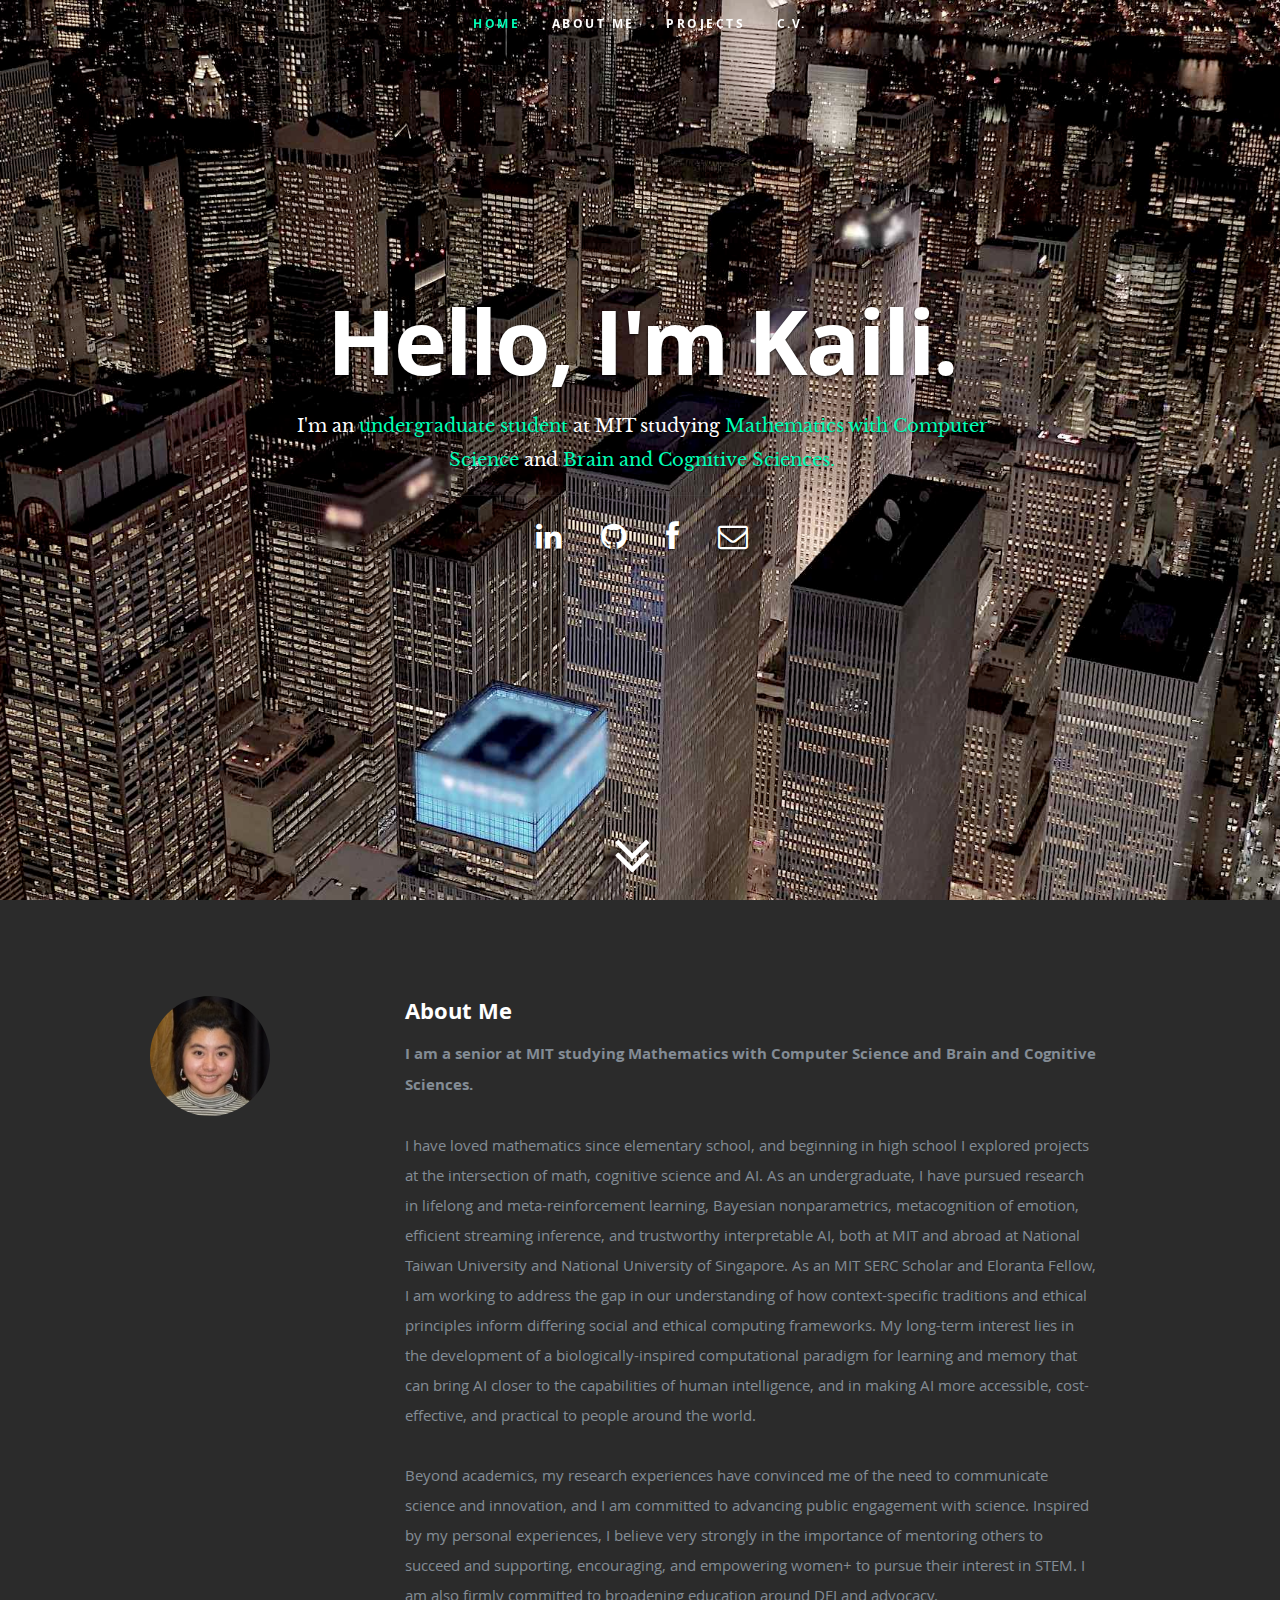
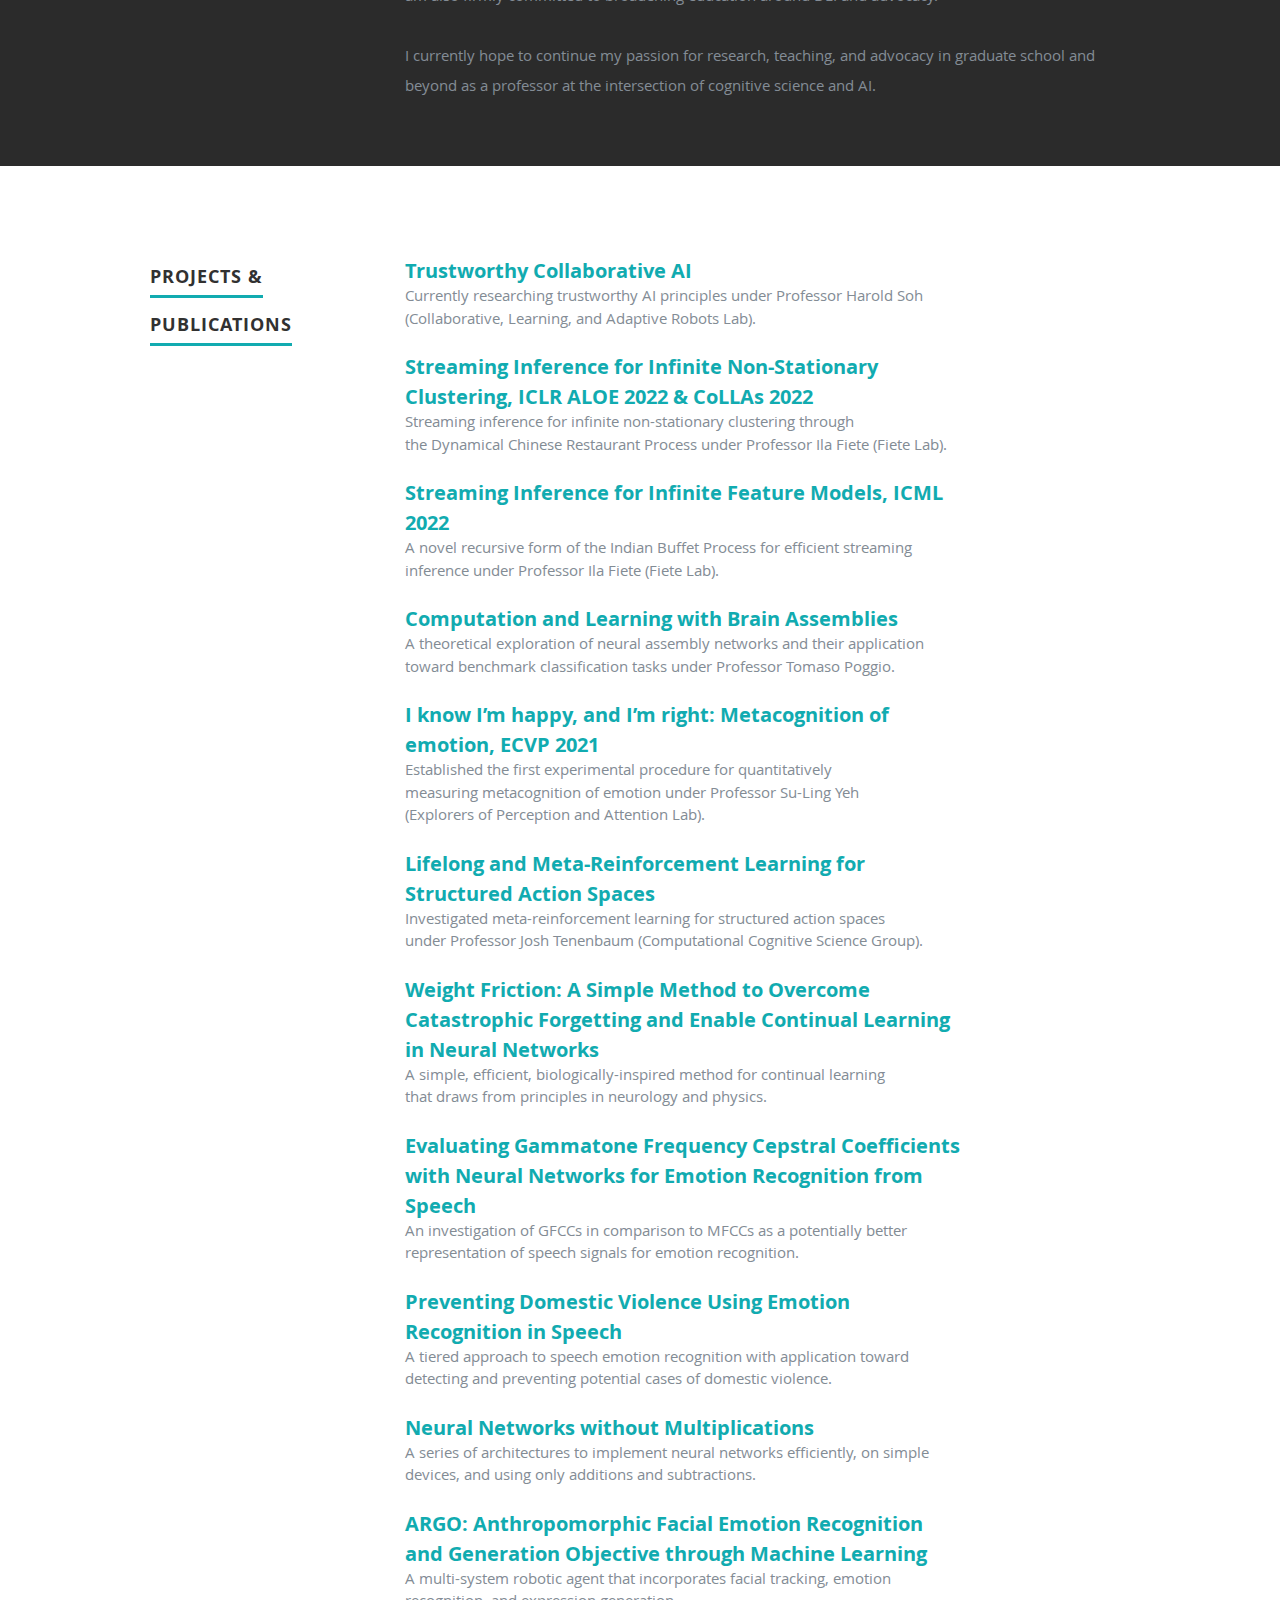
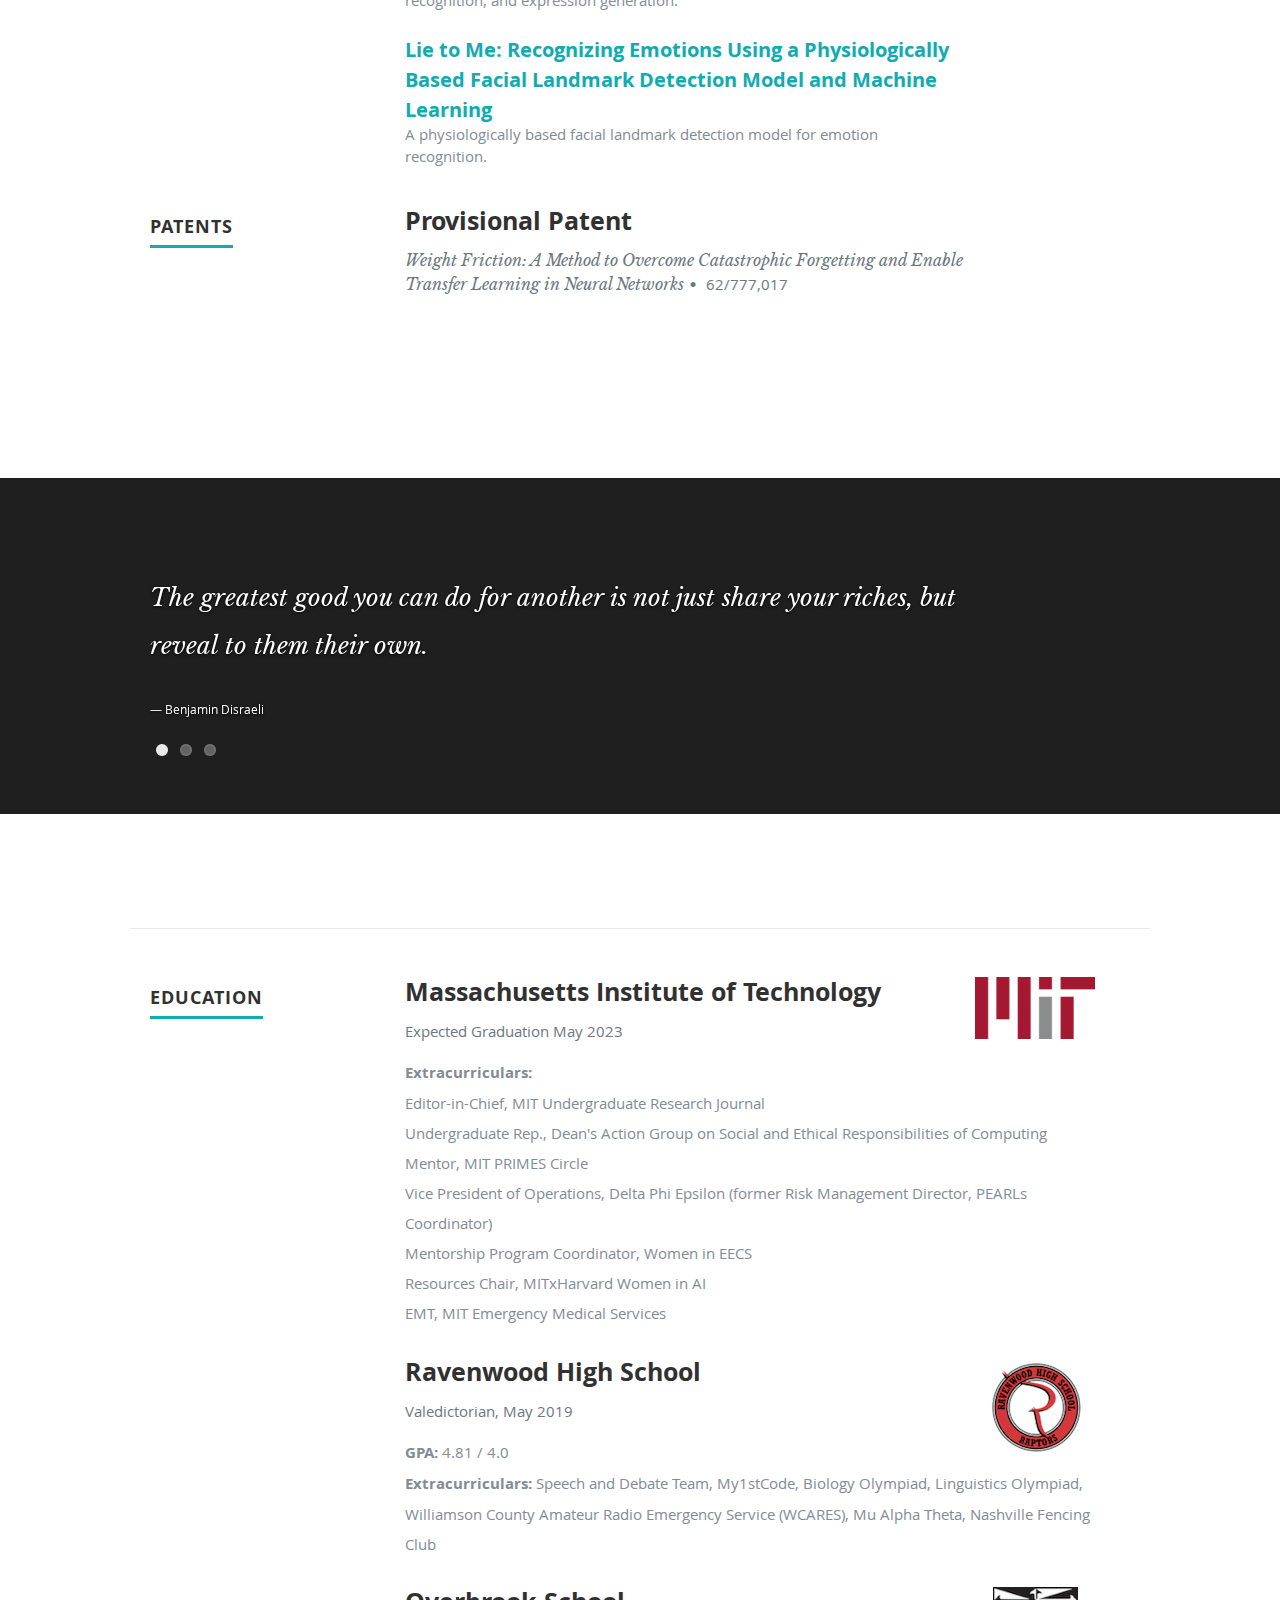
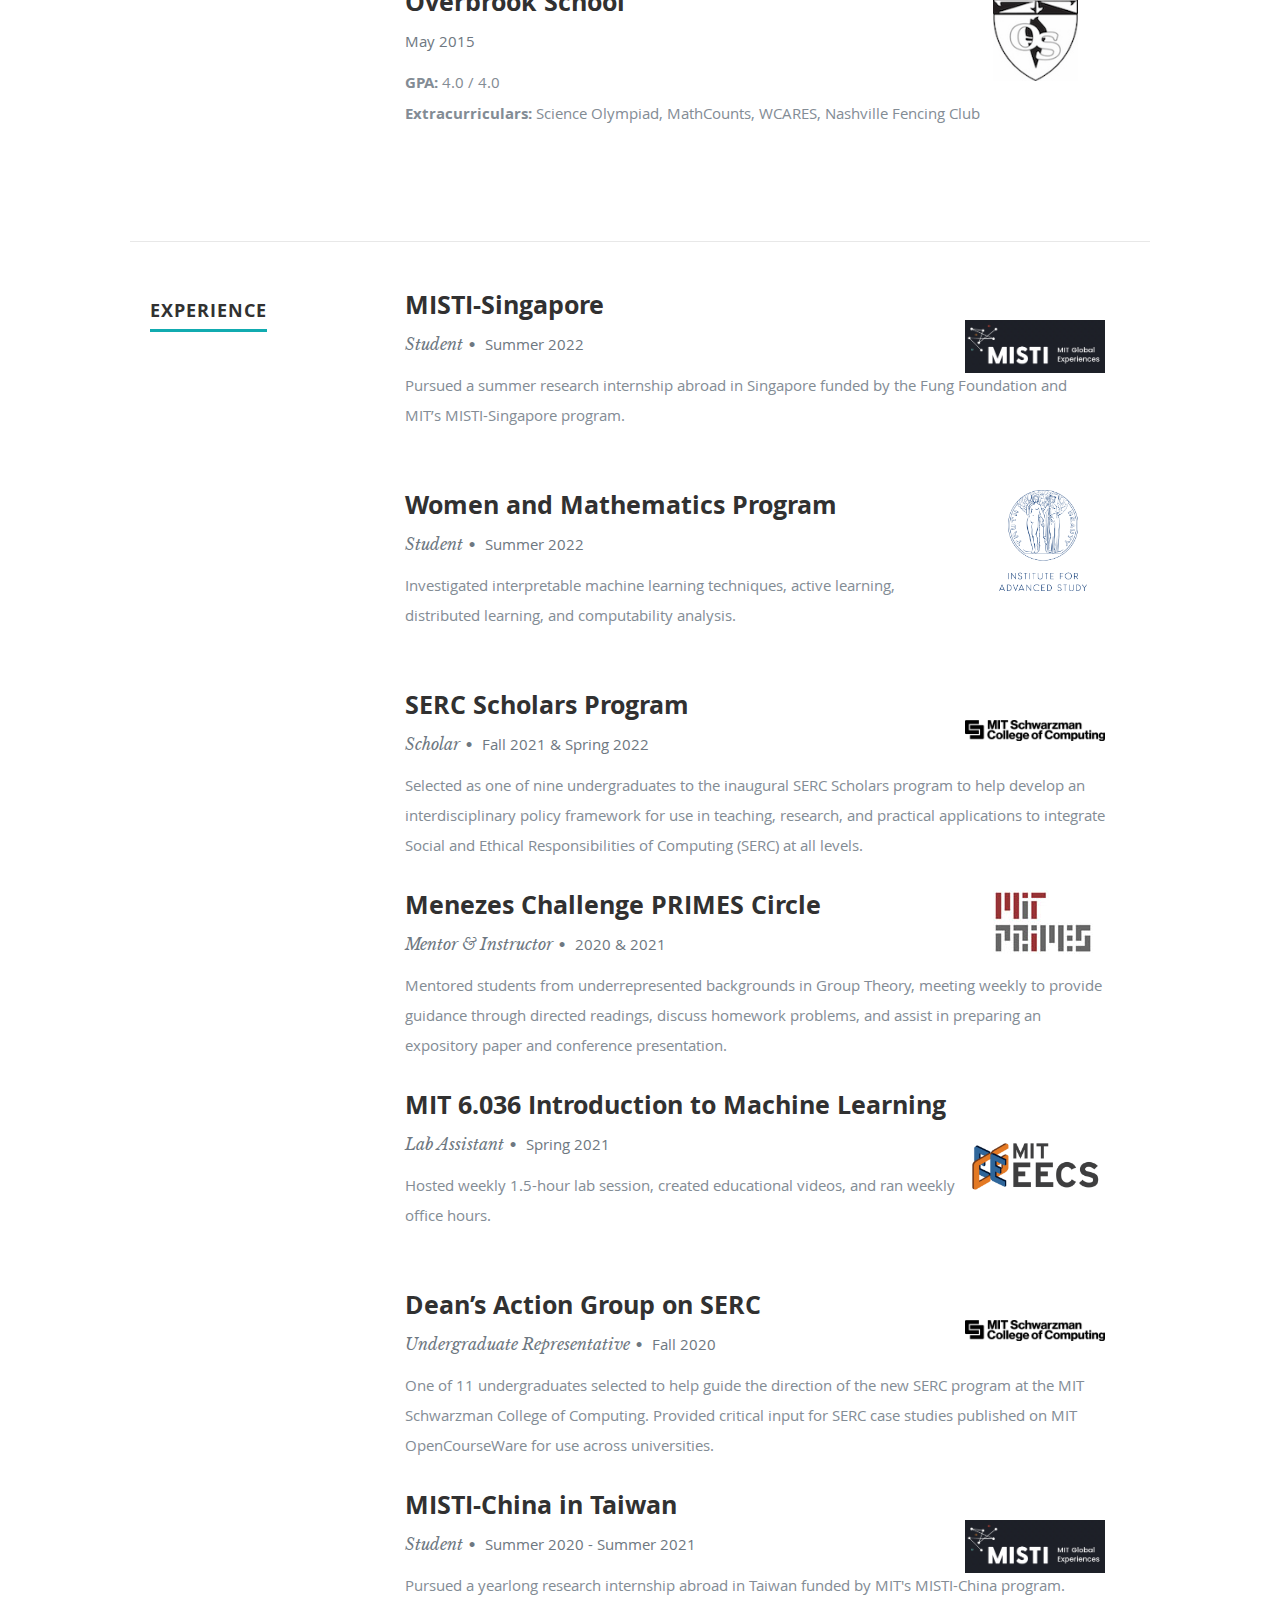
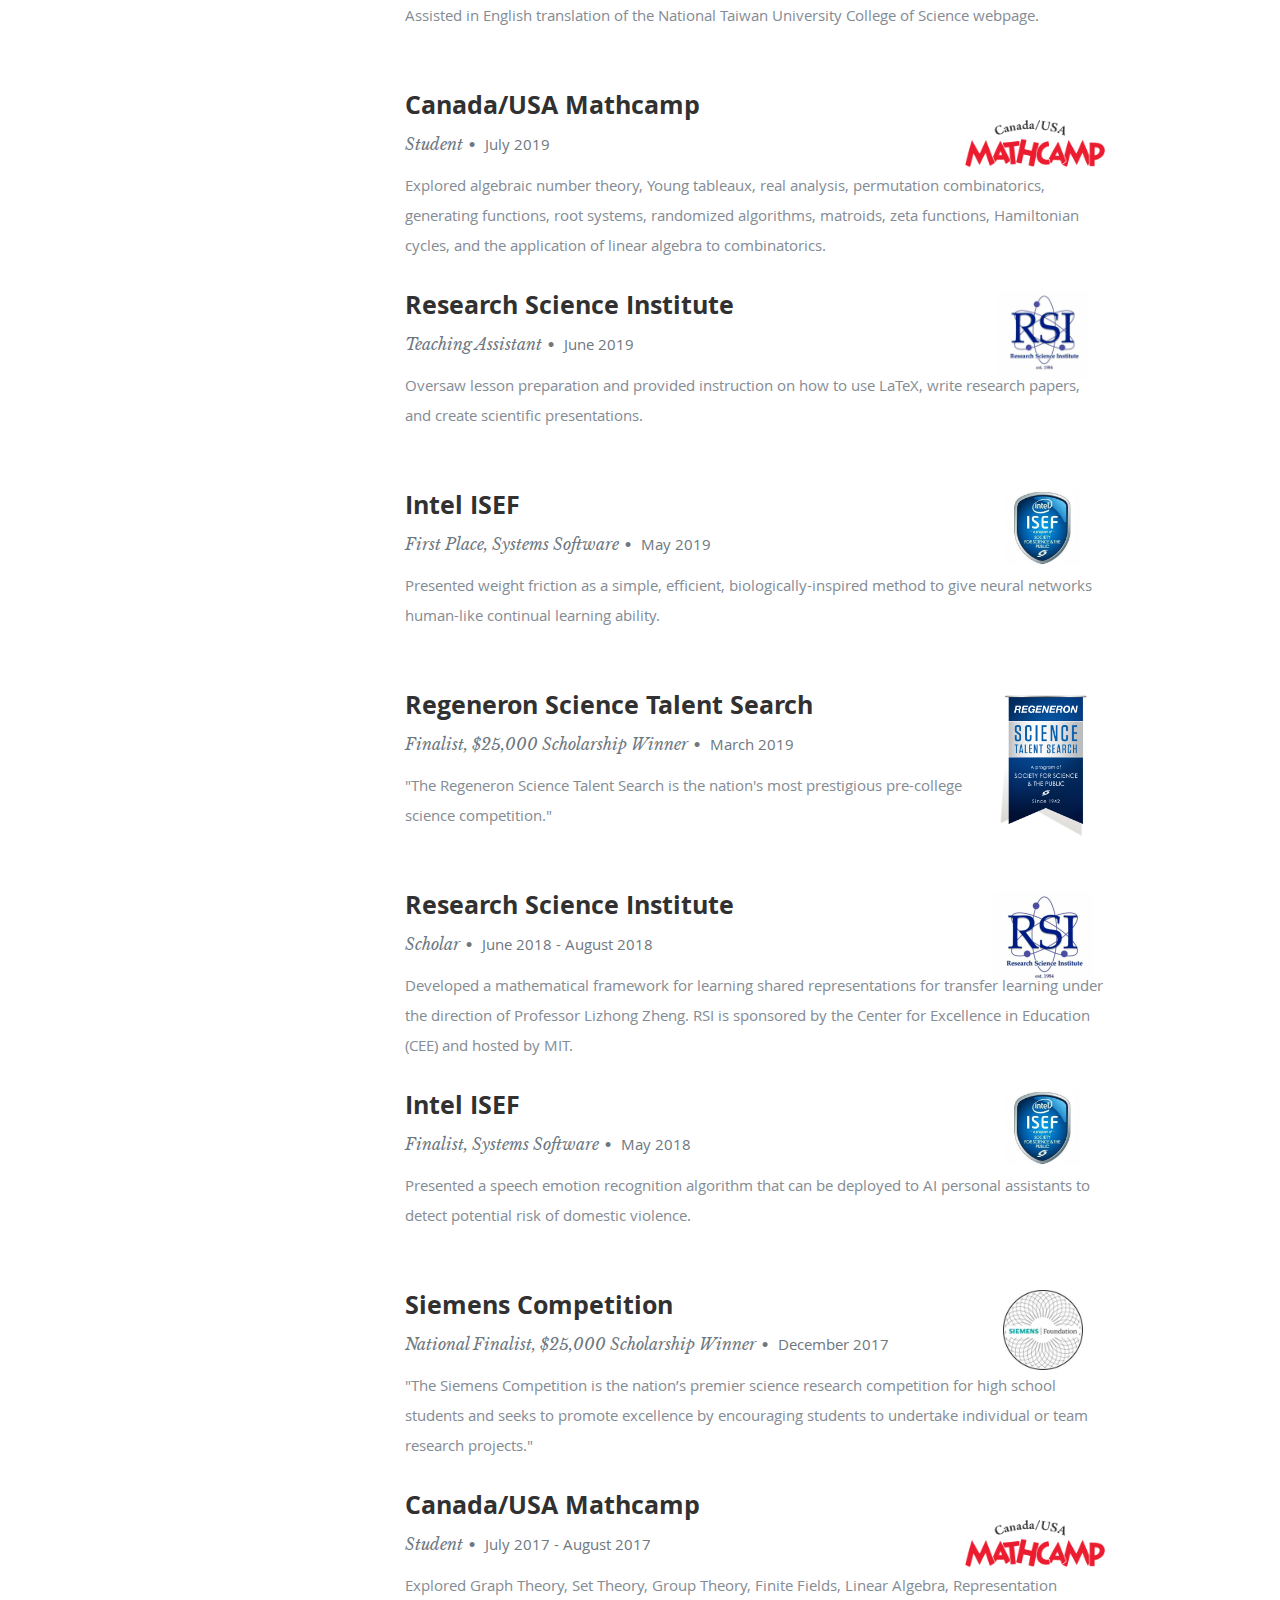
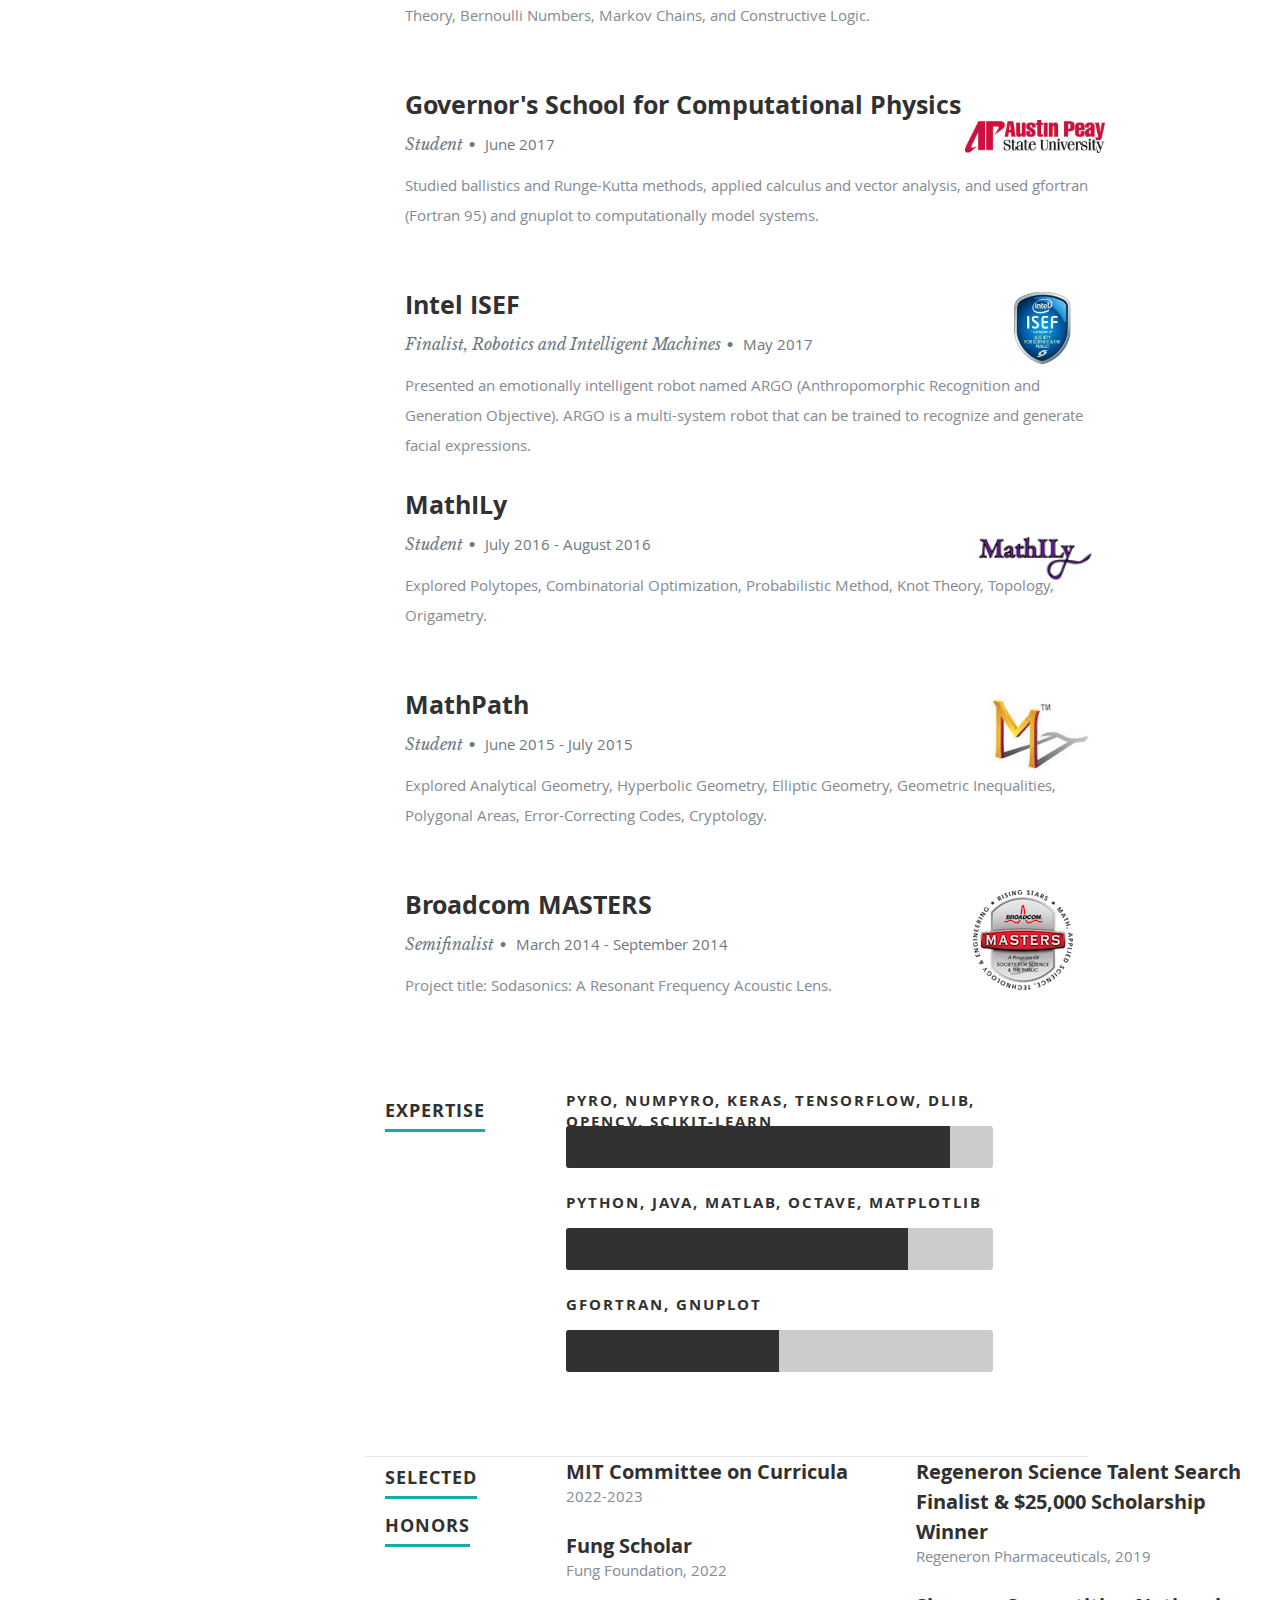
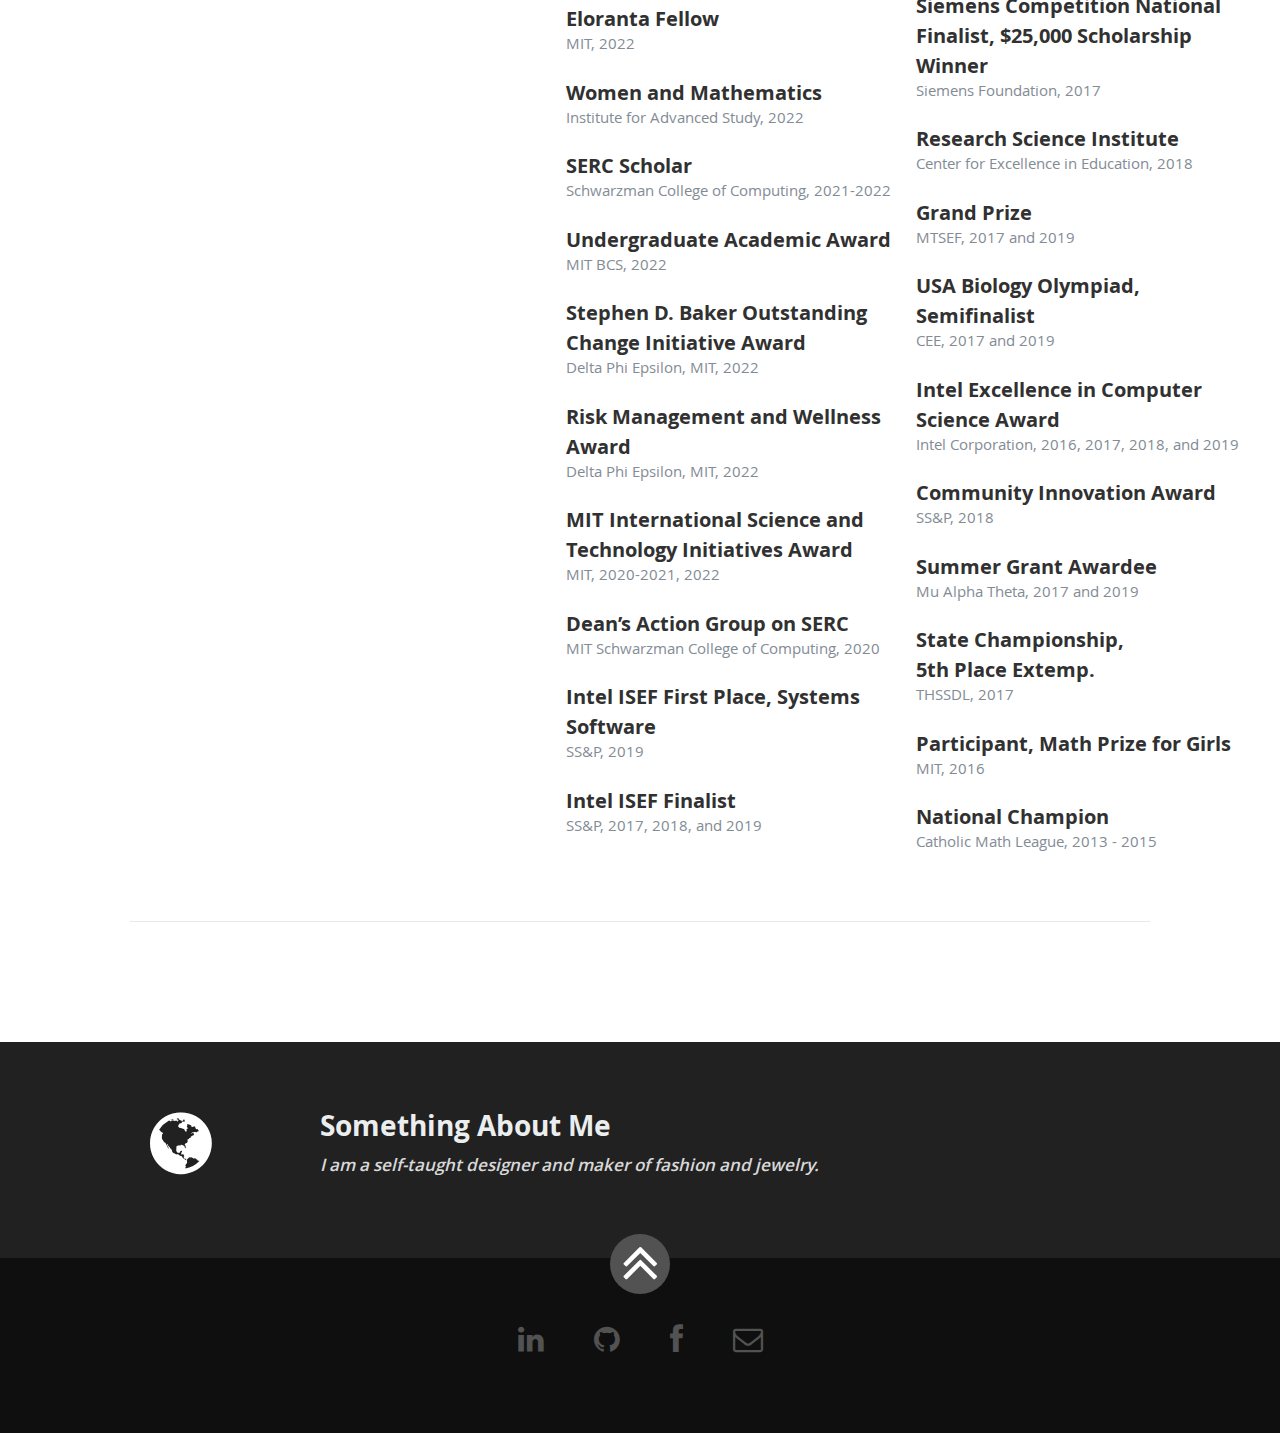
<file: index.html>
<!DOCTYPE html>
<!--[if lt IE 8 ]><html class="no-js ie ie7" lang="en"> <![endif]-->
<!--[if IE 8 ]><html class="no-js ie ie8" lang="en"> <![endif]-->
<!--[if (gte IE 8)|!(IE)]><!--><html class="no-js" lang="en"> <!--<![endif]-->
<head>

   <!--- Basic Page Needs
   ================================================== -->
  <meta charset="utf-8">
	<title>Gabrielle Liu</title>
	<meta name="description" content="Official Site of Gabrielle Liu">
	<meta name="author" content="Gabrielle Liu">

   <!-- Mobile Specific Metas
   ================================================== -->
	<meta name="viewport" content="width=device-width, initial-scale=1, maximum-scale=1">

	<!-- CSS
    ================================================== -->
   <link rel="stylesheet" href="css/default.css">
	 <link rel="stylesheet" href="css/layout.css">
   <link rel="stylesheet" href="css/media-queries.css">
   <link rel="stylesheet" href="css/magnific-popup.css">
         
   <!-- Script
   ================================================== -->
	<script src="js/modernizr.js"></script>

   <!-- Favicons
	================================================== -->
	<link rel="shortcut icon" href="favicon.png" >

  <style>
  div {
      display: block;
  }
  #wrapper {
      width: 700px;
      height:200px;
  }

  #first {
      float:left;
      text-align: left;
      width: 80%;
      height: 40%;
      /*background: red;*/
  }

  #honor1 {
      float:left;
      text-align: left;
      width: 50%;
      height: 40%;
      /*background: red;*/
  }

  #second {
      float:left;
      width: 20%;
      height: 40%;
      /*background: green;*/
  }

  #honor2 {
      float:left;
      width: 50%;
      height: 40%;
      /*background: green;*/
  }

  #third {
      float:left;
      width: 100%;
      height: 60%;
      /*background: blue;*/
  }

  p.small {
      line-height: 0.5;
  }

  p.big {
      line-height: 2;
  }
  </style>

</head>

<body>

   <!-- Header
   ================================================== -->
   <header id="home">

      <nav id="nav-wrap">

         <a class="mobile-btn" href="#nav-wrap" title="Show navigation">Show navigation</a>
	       <a class="mobile-btn" href="#" title="Hide navigation">Hide navigation</a>

         <ul id="nav" class="nav">
            <li class="current"><a class="smoothscroll" href="#home">Home</a></li>
            <li><a class="smoothscroll" href="#about" >About Me</a></li>
            <li><a class="smoothscroll" href="#projects">Projects</a></li>
	          <li><a class="smoothscroll" href="#resume">C.V.</a></li>
            <!-- <li><a class="smoothscroll" href="#testimonials">Testimonials</a></li> -->
            <!-- <li><a class="smoothscroll" href="#contact">Contact</a></li> -->
         </ul> <!-- end #nav -->

      </nav> <!-- end #nav-wrap b4fcff-->

      <div class="row banner">
         <div class="banner-text">
            <h1 class="responsive-headline">Hello, I'm Kaili.</h1>
            <h3 style="color:white">I'm an <span style="color:#02ffb7;">undergraduate student</span> at MIT studying <span style="color:#02ffb7;">Mathematics with Computer Science</span> and <span style="color:#02ffb7;">Brain and Cognitive Sciences.</span>
            <hr />
            <ul class="social">
               <li><a href="https://www.linkedin.com/in/gabrielleliu/" target="_blank"><i class="fa fa-linkedin"></i></a></li>
               <li><a href="https://github.com/pybeebee" target="_blank"><i class="fa fa-github"></i></a></li>
               <li><a href="https://www.facebook.com/pybeebee" target="_blank"><i class="fa fa-facebook"></i></a></li>
               <li><a href="mailto:gkml@mit.edu" target="_blank"><i class="fa fa-envelope-o"></i></a></li>
            </ul>
         </div>
      </div>

      <p class="scrolldown">
         <a class="smoothscroll" href="#about"><i class="fa fa-angle-double-down" style="font-size: 45pt;"></i></a>
      </p>

   </header> <!-- Header End -->


   <!-- About Section
   ================================================== -->
   <section id="about">
      <div class="row">

         <div class="columns">
            <img class="profile-pic" src="images/mepic.jpg" alt="" />
         </div>

         <div class="nine columns main-col">

            <h2>About Me</h2>

            <b>I am a senior at MIT studying Mathematics with Computer Science and Brain and Cognitive Sciences. 
            </b><br><br>

            I have loved mathematics since elementary school, and beginning in high school I explored projects at the intersection of math, cognitive science and AI. As an undergraduate, I have pursued research in lifelong and meta-reinforcement learning, Bayesian nonparametrics, metacognition of emotion, efficient streaming inference, and trustworthy interpretable AI, both at MIT and abroad at National Taiwan University and National University of Singapore. As an MIT SERC Scholar and Eloranta Fellow, I am working to address the gap in our understanding of how context-specific traditions and ethical principles inform differing social and ethical computing frameworks. My long-term interest lies in the development of a biologically-inspired computational paradigm for learning and memory that can bring AI closer to the capabilities of human intelligence, and in making AI more accessible, cost-effective, and practical to people around the world.  <br><br>

            Beyond academics, my research experiences have convinced me of the need to communicate science and innovation, and I am committed to advancing public engagement with science. Inspired by my personal experiences, I believe very strongly in the importance of mentoring others to succeed and supporting, encouraging, and empowering women+ to pursue their interest in STEM. I am also firmly committed to broadening education around DEI and advocacy. <br><br>

            I currently hope to continue my passion for research, teaching, and advocacy in graduate school and beyond as a professor at the intersection of cognitive science and AI. 
            <br/>

         </div> <!-- end .main-col -->
      </div>
   </section> <!-- About Section End-->


    <!-- Projects Section
    ================================================== -->
    <!-- <br/><br/><br/> -->
    <section id="projects">
      <!-- Projects
      ----------------------------------------------- -->
       <div class="row projects">
          <div class="three columns header-col">
             <h1><span>Projects &#38; <br/><br/>Publications</span></h1>
          </div>
          <div class="nine columns main-col">
             <div class="row item">
                <div class="twelve columns">
                  <div id='wrapper'>
                  <div id="first">

                   <!-- <h3>Machine Learning<h3> -->
                   <h4><a href = 'https://pybeebee.com/#projects' target="_blank">Trustworthy Collaborative AI</a></h4>
                   <p class="small"> Currently researching trustworthy AI principles under Professor Harold Soh <br/><br/><br/>(Collaborative, Learning, and Adaptive Robots Lab).</p>

                   <h4><a href = 'https://arxiv.org/pdf/2205.01212.pdf ' target="_blank">Streaming Inference for Infinite Non-Stationary Clustering, ICLR ALOE 2022 &#38; CoLLAs 2022</a></h4>
                   <p class="small"> Streaming inference for infinite non-stationary clustering through <br/><br/><br/> the Dynamical Chinese Restaurant Process under Professor Ila Fiete (Fiete Lab).</p>

                   <h4><a href = 'https://proceedings.mlr.press/v162/schaeffer22a/schaeffer22a.pdf ' target="_blank">Streaming Inference for Infinite Feature Models, ICML 2022</a></h4>
                   <p class="small"> A novel recursive form of the Indian Buffet Process for efficient streaming <br/><br/><br/> inference under Professor Ila Fiete (Fiete Lab).</p>

                   <h4><a href = 'https://pybeebee.com/#projects' target="_blank">Computation and Learning with Brain Assemblies</a></h4>
                   <p class="small"> A theoretical exploration of neural assembly networks and their application <br/><br/><br/>toward benchmark classification tasks under Professor Tomaso Poggio.</p>

                   <h4><a href = 'https://journals.sagepub.com/toc/peca/50/1_suppl' target="_blank">I know I’m happy, and I’m right: Metacognition of emotion, ECVP 2021</a></h4>
                   <p class="small"> Established the first experimental procedure for quantitatively <br/><br/><br/>measuring metacognition of emotion under Professor Su-Ling Yeh <br/><br/><br/>(Explorers of Perception and Attention Lab).</p>

                   <h4><a href = 'https://pybeebee.com/#projects' target="_blank">Lifelong and Meta-Reinforcement Learning for Structured Action Spaces</a></h4>
                   <p class="small"> Investigated meta-reinforcement learning for structured action spaces <br/><br/><br/> under Professor Josh Tenenbaum (Computational Cognitive Science Group).</p>


                   <h4><a href = 'https://www.tennessean.com/story/news/local/williamson/schools/2019/01/29/artificial-intelligence-project-ravenwood-senior-spot-science-competition/2648170002/' target="_blank">Weight Friction: A Simple Method to Overcome Catastrophic Forgetting and Enable Continual Learning in Neural Networks</a></h4>
                   <p class="small"> A simple, efficient, biologically-inspired method for continual learning<br/><br/><br/>that draws from principles in neurology and physics.</p>

                   <h4><a href = 'https://arxiv.org/abs/1806.09010' target="_blank">Evaluating Gammatone Frequency Cepstral Coefficients with Neural Networks for Emotion Recognition from Speech</a></h4>
                   <p class="small"> An investigation of GFCCs in comparison to MFCCs as a potentially better<br/><br/><br/>representation of speech signals for emotion recognition.</p>

                   <h4><a href = 'https://student.societyforscience.org/blog/doing-science/preventing-domestic-violence-smart-technology?mode=blog&context=4472' target="_blank">Preventing Domestic Violence Using Emotion Recognition in Speech</a></h4>
                   <p class="small"> A tiered approach to speech emotion recognition with application toward<br/><br/><br/>detecting and preventing potential cases of domestic violence.</p>

                   <h4><a href = 'https://preview.thenewsmarket.com/Previews/SIMS/DocumentAssets/492206.pdf' target="_blank">Neural Networks without Multiplications</a></h4>
                   <p class="small">A series of architectures to implement neural networks efficiently, on simple <br/><br/><br/>devices, and using only additions and subtractions.</p>

                   <h4><a href = 'https://pybeebee.wordpress.com/2017/02/04/constructing-an-anthropomorphic-robotic-agent-for-emotion-recognition-and-generation/' target="_blank">ARGO: Anthropomorphic Facial Emotion Recognition and Generation Objective through Machine Learning</a></h4>
                   <p class="small">A multi-system robotic agent that incorporates facial tracking, emotion <br/><br/><br/>recognition, and expression generation.</p>

                   <h4><a href = "https://pybeebee.wordpress.com/2017/03/11/training-a-physiologically-based-model-for-emotion-recognition/" target="_blank">Lie to Me: Recognizing Emotions Using a Physiologically Based Facial Landmark Detection Model and Machine Learning</a></h4>
                   <p class="small">A physiologically based facial landmark detection model for emotion <br/><br/><br/>recognition.</p>
                   
                   <br/>

                 </div>
               </div>
            </div>
          </div>
        </div>
      </div>

      <br/><br/><br/><br/>
      <br/><br/><br/><br/><br/><br/><br/><br/>
      <br/><br/><br/><br/><br/><br/><br/><br/><br/><br/><br/>
      <br/><br/><br/><br/><br/><br/><br/><br/><br/><br/><br/>
      <br/><br/><br/><br/><br/><br/><br/><br/><br/><br/><br/>
<!-- Patents
      ----------------------------------------------- -->
      <div class="row patents">
          <div class="three columns header-col">
             <h1><span>Patents</span></h1>
          </div>
          <div class="nine columns main-col">
             <div class="row item">
                <div class="twelve columns">
                  <div id='wrapper'>
                  <div id="first">

                   <h3>Provisional Patent</h3>
                   <p class="info">Weight Friction: A Method to Overcome Catastrophic Forgetting and Enable Transfer Learning in Neural Networks<span>&bull;</span> <em class="date">62/777,017</em></p>

                 </div>
               </div>
            </div>
          </div>
        </div>
      </div>
   
</section>


   <!-- Testimonials Section
   ================================================== -->
   <section id="testimonials">
      <div class="text-container">
         <div class="row">

            <div class="ten columns flex-container">
               <div class="flexslider">
                  <ul class="slides">

                   <li>
                      <blockquote>
                         <p>The greatest good you can do for another is not just share your riches, but reveal to them their own.
                         </p>
                         <cite>Benjamin Disraeli</cite>
                      </blockquote>
                   </li> <!-- slide ends -->

                    <li>
                       <blockquote>
                          <p>At this very moment, there are people only you can reach... and differences only you can make.
                          </p>
                          <cite>Mike Dooley</cite>
                       </blockquote>
                    </li> <!-- slide ends -->

                    <li>
                       <blockquote>
                          <p>Life is either a daring adventure, or it is nothing.
                          </p>
                          <cite>Helen Keller</cite>
                       </blockquote>
                    </li> <!-- slide ends -->
                  </ul>
               </div> <!-- div.flexslider ends -->
            </div> <!-- div.flex-container ends -->
         </div> <!-- row ends -->
       </div>  <!-- text-container ends -->
   </section> <!-- Testimonials Section End-->

   <!-- Resume Section
   ================================================== -->
   <section id="resume"><div class="row education"></div>

      <!-- Education
      ----------------------------------------------- -->
      <div class="row education">
         <div class="three columns header-col">
            <h1><span>Education</span></h1>
         </div>
         <div class="nine columns main-col">

            <div class="row item">
               <div class="twelve columns">
                 <div id='wrapper'>
                 <div id="first">
                  <h3>Massachusetts Institute of Technology</h3>
                  <p class="info"><em class="date">Expected Graduation May 2023</em></p>
                </div>
                <div id="second" align="center">
                 <a href="http://www.mit.edu/about/" target="_blank"><img width="120" src="images/mit_logo.png" alt="" /></a>
                </div>
                <div id="third">
                  <p>
                
                  <b>Extracurriculars:</b> <br/>
                  Editor-in-Chief, MIT Undergraduate Research Journal<br/>
                  Undergraduate Rep., Dean's Action Group on Social and Ethical Responsibilities of Computing<br/>
                  Mentor, MIT PRIMES Circle<br/>
                  Vice President of Operations, Delta Phi Epsilon (former Risk Management Director, PEARLs Coordinator)<br/>
                  Mentorship Program Coordinator, Women in EECS<br/>
                  Resources Chair, MITxHarvard Women in AI<br/>
                  EMT, MIT Emergency Medical Services
                </p>
                </div>
              </div>
               </div>
            </div> <!-- item end -->

            <br/><br/><br/><br/><br/><br/>
            <div class="row item">
               <div class="twelve columns">
                 <div id='wrapper'>
                 <div id="first">
                  <h3>Ravenwood High School</h3>
                  <p class="info"><em class="date">Valedictorian, May 2019</em></p>
                </div>
                <div id="second" align="center">
                 <a href="https://www.wcs.edu/rhs/" target="_blank"><img width="127" src="images/rhs.png" alt="" /></a>
                </div>
                <div id="third">
                  <p>
                  <b>GPA:</b> 4.81 / 4.0<br/>
                  <b>Extracurriculars:</b> Speech and Debate Team, My1stCode, Biology Olympiad, Linguistics Olympiad, Williamson County Amateur Radio Emergency Service (WCARES), Mu Alpha Theta, Nashville Fencing Club
                </p>
                </div>
              </div>
               </div>
<br/>
            </div> <!-- item end -->


            <div class="row item">

               <div class="twelve columns">

                 <div id='wrapper'>
                 <div id="first">
                  <h3><br/>Overbrook School</h3>
                  <p class="info"><em class="date">May 2015</em></p>
                </div>

                <div id="second" align="center"><br/>
                 <a href="http://www.overbrook.edu/" target="_blank"><img width="85" src="images/obslogo.jpeg" alt="" /></a>
                </div>
                <div id="third"><br/>
                  <p>
                  <b>GPA:</b> 4.0 / 4.0 <br/>
                  <b>Extracurriculars:</b> Science Olympiad, MathCounts, WCARES, Nashville Fencing Club
                  </p>
                </div>
                </div><br/><br/>
               </div>

            </div> <!-- item end -->
         </div> <!-- main-col end -->
      </div> <!-- End Education -->


      <!-- Work
      ----------------------------------------------- -->
      <div class="row work">

         <div class="three columns header-col">
            <h1><span>Experience</span></h1>
         </div>

         <div class="nine columns main-col">

          <div class="row item">
             <div class="twelve columns">
              <div id='wrapper'>
              <div id="first">
                <h3>MISTI-Singapore </h3>
                <p class="info">Student<span>&bull;</span> <em class="date">Summer 2022</em></p>
              </div>
              <div id="second" align="center">
                &nbsp; &nbsp; <a href="https://misti.mit.edu/mit-singapore" target="_blank"><img height="95" width="250" src="images/misti.png" alt="" /></a>
              </div>
              <div id="third">
                <p style="margin:0;">
                Pursued a summer research internship abroad in Singapore funded by the Fung Foundation and MIT’s MISTI-Singapore program.
                </p>
             </div>
          </div> <!-- item end -->

          <div class="row item">
             <div class="twelve columns">
              <div id='wrapper'>
              <div id="first">
                <h3>Women and Mathematics Program</h3>
                <p class="info">Student<span>&bull;</span> <em class="date">Summer 2022</em></p>
              </div>
              <div id="second" align="center">
                &nbsp; &nbsp; <a href="https://www.ias.edu/math/wam/program-years/2022-program-women-and-mathematics" target="_blank"><img height="100" width="88" src="images/ias.png" alt="" /></a>
              </div>
              <div id="third">
                <p style="margin:0;">
                Investigated interpretable machine learning techniques, active learning, <br/>distributed learning, and computability analysis.
                </p>
             </div>
          </div> <!-- item end -->

          <div class="row item">
             <div class="twelve columns">
              <div id='wrapper'>
              <div id="first">
                <h3>SERC Scholars Program</h3>
                <p class="info">Scholar<span>&bull;</span> <em class="date">Fall 2021 &#38; Spring 2022</em></p><p></p>
              </div>
              <div id="second" align="center">
                &nbsp; &nbsp; <a href="https://computing.mit.edu/cross-cutting/social-and-ethical-responsibilities-of-computing/serc-scholars-program/" target="_blank"><img height="38" width="250" src="images/serc.png" alt="" /></a>
              </div>
              <div id="third">
                <p style="margin:0;">
                Selected as one of nine undergraduates to the inaugural SERC Scholars program to help develop an interdisciplinary policy framework for use in teaching, research, and practical applications to integrate Social and Ethical Responsibilities of Computing (SERC) at all levels.
                </p>
             </div>
          </div> <!-- item end -->

          <div class="row item">
             <div class="twelve columns">
              <div id='wrapper'>
              <div id="first">
                <h3>Menezes Challenge PRIMES Circle</h3>
                <p class="info">Mentor &#38; Instructor<span>&bull;</span> <em class="date">2020 &#38; 2021</em></p>
              </div>
              <div id="second" align="center">
                &nbsp; &nbsp; <a href="https://math.mit.edu/research/highschool/primes/circle/" target="_blank"><img height="50" width="100" src="images/primes.jpeg" alt="" /></a>
              </div>
              <div id="third">
                <p style="margin:0;">
                Mentored students from underrepresented backgrounds in Group Theory, meeting weekly to provide guidance through directed readings, discuss homework problems, and assist in preparing an expository paper and conference presentation.
                </p>
             </div>
          </div> <!-- item end -->

          <div class="row item">
             <div class="twelve columns">
              <div id='wrapper'>
              <div id="first">
                <h3>MIT 6.036 Introduction to Machine Learning</h3>
                <p class="info">Lab Assistant<span>&bull;</span> <em class="date">Spring 2021</em></p>
              </div>
              <div id="second" align="center">
                &nbsp; &nbsp; <a href="https://ocw.mit.edu/courses/6-036-introduction-to-machine-learning-fall-2020/" target="_blank"><img height="100" width="150" src="images/eecs.png" alt="" /></a>
              </div>
              <div id="third">
                <p style="margin:0;">
                Hosted weekly 1.5-hour lab session, created educational videos, and ran weekly<br/> office hours.
                </p>
             </div>
          </div> <!-- item end -->

          <div class="row item">
             <div class="twelve columns">
              <div id='wrapper'>
              <div id="first">
                <h3>Dean’s Action Group on SERC</h3>
                <p class="info">Undergraduate Representative<span>&bull;</span> <em class="date">Fall 2020</em></p>
              </div>
              <div id="second" align="center">
                &nbsp; &nbsp; <a href="https://ocw.mit.edu/courses/res-tll-008-social-and-ethical-responsibilities-of-computing-serc-fall-2021/" target="_blank"><img height="38" width="250" src="images/serc.png" alt="" /></a>
              </div>
              <div id="third">
                <p style="margin:0;">
                One of 11 undergraduates selected to help guide the direction of the new SERC program at the MIT Schwarzman College of Computing. Provided critical input for SERC case studies published on MIT OpenCourseWare for use across universities. <br/><br/><br/>
                </p>
             </div>
          </div> <!-- item end -->

          <div class="row item">
             <div class="twelve columns">
              <div id='wrapper'>
              <div id="first">
                <h3>MISTI-China in Taiwan</h3>
                <p class="info">Student<span>&bull;</span> <em class="date">Summer 2020 - Summer 2021</em></p>
              </div>
              <div id="second" align="center">
                &nbsp; &nbsp; <a href="https://misti.mit.edu/mit-china" target="_blank"><img height="95" width="250" src="images/misti.png" alt="" /></a>
              </div>
              <div id="third">
                <p style="margin:0;">
                Pursued a yearlong research internship abroad in Taiwan funded by MIT's MISTI-China program. Assisted in English translation of the National Taiwan University College of Science webpage.
                </p>
             </div>
          </div> <!-- item end -->


          <div class="row item">
             <div class="twelve columns">
              <div id='wrapper'>
              <div id="first">
                <h3>Canada/USA Mathcamp</h3>
                <p class="info">Student<span>&bull;</span> <em class="date">July 2019</em></p>
              </div>
              <div id="second" align="center">
                &nbsp; &nbsp; <a href="https://www.mathcamp.org/" target="_blank"><img height="100" width="250" src="images/mathcamp.png" alt="" /></a>
              </div>
              <div id="third">
                <p style="margin:0;">
                Explored algebraic number theory, Young tableaux, real analysis, permutation combinatorics, generating functions, root systems, randomized algorithms, matroids, zeta functions, Hamiltonian cycles, and the application of linear algebra to combinatorics.
                </p>
             </div>
          </div> <!-- item end -->

          <div class="row item">
             <div class="twelve columns">
              <div id='wrapper'>
              <div id="first">
                <h3>Research Science Institute</h3>
                <p class="info">Teaching Assistant<span>&bull;</span> <em class="date">June 2019</em></p>
              </div>
              <div id="second" align="center">
                &nbsp; &nbsp; <a href="https://www.cee.org/research-science-institute" target="_blank"><img height="90" width="90" src="images/rsi.png" alt="" /></a>
              </div>
              <div id="third">
                <p>
                Oversaw lesson preparation and provided instruction on how to use LaTeX, write research papers, and create scientific presentations. 
                </p>
             </div>
             </div>
             </div>
          </div> <!-- item end -->

          <div class="row item">
              <div class="twelve columns">
               <div id='wrapper'>
               <div id="first">
                 <h3>Intel ISEF</h3>
                 <p class="info">First Place, Systems Software<span>&bull;</span> <em class="date">May 2019</em></p>
               </div>
               <div id="second" align="center">
                 &nbsp; &nbsp; <a href="https://student.societyforscience.org/intel-isef" target="_blank"><img height="75" width="75" src="images/isef.jpg" alt="" /></a>
               </div>
               <div id="third">
                 <p>
                  Presented weight friction as a simple, efficient, biologically-inspired method to give neural networks human-like continual learning ability.
                 </p>
              </div>
              </div>
              </div>
           </div> <!-- item end -->


          <div class="row item">
             <div class="twelve columns">
              <div id='wrapper'>
              <div id="first">
                <h3>Regeneron Science Talent Search</h3>
                <p class="info">Finalist, $25,000 Scholarship Winner<span>&bull;</span> <em class="date">March 2019</em></p>
              </div>
              <div id="second" align="center">
                &nbsp; &nbsp; <a href="https://sspcdn.blob.core.windows.net/files/Documents/SEP/STS/2019/Regeneron%20STS%20Finalist%20Book%202019.pdf#page=14" target="_blank"><img height="60" width="96.4" src="images/stsribbon.png" alt="" /></a>
              </div>
              <div id="third">
                <p>
                "The Regeneron Science Talent Search is the nation's most prestigious pre-college</br>science competition."
                </p>
             </div>
             </div>
             </div>
          </div> <!-- item end -->

          <div class="row item">
             <div class="twelve columns">
              <div id='wrapper'>
              <div id="first">
                <h3>Research Science Institute</h3>
                <p class="info">Scholar<span>&bull;</span> <em class="date">June 2018 - August 2018</em></p>
              </div>
              <div id="second" align="center">
                &nbsp; &nbsp; <a href="https://www.cee.org/research-science-institute" target="_blank"><img height="100" width="100" src="images/rsi.png" alt="" /></a>
              </div>
              <div id="third">
                <p>
                Developed a mathematical framework for learning shared representations for transfer learning under the direction of Professor Lizhong Zheng. RSI is sponsored by the Center for Excellence in Education (CEE) and hosted by MIT.
                </p>
             </div>
             </div>
             </div>
          </div> <!-- item end -->



          <div class="row item">
              <div class="twelve columns">
               <div id='wrapper'>
               <div id="first">
                 <h3>Intel ISEF</h3>
                 <p class="info">Finalist, Systems Software<span>&bull;</span> <em class="date">May 2018</em></p>
               </div>
               <div id="second" align="center">
                 &nbsp; &nbsp; <a href="https://student.societyforscience.org/intel-isef" target="_blank"><img height="75" width="75" src="images/isef.jpg" alt="" /></a>
               </div>
               <div id="third">
                 <p>
                 Presented a speech emotion recognition algorithm that can be deployed to AI personal assistants to detect potential risk of domestic violence.
                 </p>
              </div>
              </div>
              </div>
           </div> <!-- item end -->

          <div class="row item">
             <div class="twelve columns">
              <div id='wrapper'>
              <div id="first">
                <h3>Siemens Competition</h3>
                <p class="info">National Finalist, $25,000 Scholarship Winner<span>&bull;</span> <em class="date">December 2017</em></p>
              </div>
              <div id="second" align="center">
                &nbsp; &nbsp; <a href="https://http://siemensusa.synapticdigital.com/featured-multimedia-stories/g/s/0359a3bc-491f-4d7f-8cfd-8d167329e9cd" target="_blank"><img height="80" width="80" src="images/siemens.jpg" alt="" /></a>
              </div>
              <div id="third">
                <p>
                "The Siemens Competition is the nation’s premier science research competition for high school students and seeks to promote excellence by encouraging students to undertake individual or team research projects."
                </p>
             </div>
             </div>
             </div>
          </div> <!-- item end -->

          <div class="row item">
             <div class="twelve columns">
              <div id='wrapper'>
              <div id="first">
                <h3>Canada/USA Mathcamp</h3>
                <p class="info">Student<span>&bull;</span> <em class="date">July 2017 - August 2017</em></p>
              </div>
              <div id="second" align="center">
                &nbsp; &nbsp; <a href="https://www.mathcamp.org/" target="_blank"><img height="100" width="250" src="images/mathcamp.png" alt="" /></a>
              </div>
              <div id="third">
                <p>
                Explored Graph Theory, Set Theory, Group Theory, Finite Fields, Linear Algebra, Representation Theory, Bernoulli Numbers, Markov Chains, and Constructive Logic.
                </p>
             </div>
             </div>
             </div>
          </div> <!-- item end -->

           <div class="row item">
              <div class="twelve columns">
               <div id='wrapper'>
               <div id="first">
                 <h3>Governor's School for Computational Physics</h3>
                 <p class="info">Student<span>&bull;</span> <em class="date">June 2017</em></p>
               </div>
               <div id="second" align="center">
                 &nbsp; <a href="http://www.apsu.edu/governors-school/program.php" target="_blank"><img height="100" width="424" src="images/APSU_logo.JPG" alt="" /></a>
               </div>
               <div id="third">
                 <p>
                 Studied ballistics and Runge-Kutta methods, applied calculus and vector analysis, and used gfortran (Fortran 95) and gnuplot to computationally model systems.
                 </p>
              </div>
              </div>
              </div>
           </div> <!-- item end -->

           <div class="row item">
              <div class="twelve columns">
               <div id='wrapper'>
               <div id="first">
                 <h3>Intel ISEF</h3>
                 <p class="info">Finalist, Robotics and Intelligent Machines<span>&bull;</span> <em class="date">May 2017</em></p>
               </div>
               <div id="second" align="center">
                 &nbsp; &nbsp; <a href="https://student.societyforscience.org/intel-isef" target="_blank"><img height="75" width="75" src="images/isef.jpg" alt="" /></a>
               </div>
               <div id="third">
                 <p>
                 Presented an emotionally intelligent robot named ARGO (Anthropomorphic Recognition and Generation Objective). ARGO is a multi-system robot that can be trained to recognize and generate facial expressions.
                 </p>
              </div>
              </div>
              </div>
           </div> <!-- item end -->

            <div class="row item">
               <div class="twelve columns">
                <div id='wrapper'>
                <div id="first">
                  <h3>MathILy</h3>
                  <p class="info">Student<span>&bull;</span> <em class="date">July 2016 - August 2016</em></p>
                </div>
                <div id="second" align="center">
                  &nbsp; <a href="http://www.mathily.org/" target="_blank"><img width="205" src="images/math.png" alt="" /></a>
                </div>
                <div id="third">
                  <p>
                  Explored Polytopes, Combinatorial Optimization, Probabilistic Method, Knot Theory, Topology, Origametry.
                  </p>
               </div>
               </div>
               </div>
            </div> <!-- item end -->

            <div class="row item">
               <div class="twelve columns">
                <div id='wrapper'>
                <div id="first">
                  <h3>MathPath</h3>
                  <p class="info">Student<span>&bull;</span> <em class="date">June 2015 - July 2015</em></p>
                </div>
                <div id="second" align="center">
                  &nbsp; <a href="http://www.mathpath.org/" target="_blank"><img width="100" src="images/mp.jpeg" alt="" /></a>
                </div>
                <div id="third">
                  <p>
                  Explored Analytical Geometry, Hyperbolic Geometry, Elliptic Geometry, Geometric Inequalities, Polygonal Areas, Error-Correcting Codes, Cryptology.
                  </p>
               </div>
               </div>
               </div>
            </div> <!-- main-col end -->

            <div class="row item">
               <div class="twelve columns">
                <div id='wrapper'>
                <div id="first">
                  <h3>Broadcom MASTERS</h3>
                  <p class="info">Semifinalist<span>&bull;</span> <em class="date">March 2014 - September 2014</em></p>
                </div>
                <div id="second">
                  &nbsp; <a href="https://student.societyforscience.org/broadcom-masters" target="_blank"><img width="100" src="images/broadcom.png" alt="" /></a>
                </div>
                <div id="third">
                  <p>
                  Project title: Sodasonics: A Resonant Frequency Acoustic Lens.
                  </p>
               </div>
               </div>
               </div>
            </div> <!-- main-col end -->
               </div>
               </div>
            </div> <!-- item end -->
        </div> <!-- main-col end -->
      </div> <!-- End Work -->


      <!-- Skills
      ----------------------------------------------- -->
      <div class="row skill">

         <div class="three columns header-col">
            <h1><span>Expertise</span></h1>
         </div>
         

         <div class="nine columns main-col">
				<div class="bars">
				   <ul class="skills">
             <li><span class="bar-expand css"></span><em>Pyro, NumPyro, Keras, TensorFlow, dlib, OpenCV, Scikit-Learn </em><br/><br/><br/><br/></li>
						 <li><span class="bar-expand html5"></span><em> Python, Java, MATLAB, Octave, matplotlib</em></li>
             <!-- <li><span class="bar-expand photoshop"></span><em>SAS</em></li> -->
             <!-- <li><span class="bar-expand illustrator"></span><em>SAS, JMP</em></li> -->
						 <li><span class="bar-expand wordpress"></span><em>gfortran, gnuplot</em></li>
					</ul>
				</div>
			</div>
    </div> <!-- End skills -->


   <div class="row education"></div>


   <!-- Honors
     ----------------------------------------------- -->
     <div class="row honors">

        <div class="three columns header-col">
           <h1><span>Selected <br/><br/>Honors</span></h1>
        </div>

        <div class="nine columns main-col">

           <div class="row item">

              <div class="twelve columns">

                <div id='wrapper'>
                <div id="honor1">

                 <h4>MIT Committee on Curricula</h4> <p class="small">2022-2023</p>
                 <h4>Fung Scholar</h4> <p class="small">Fung Foundation, 2022</p>
                 <h4>Eloranta Fellow</h4> <p class="small">MIT, 2022</p>
                 <h4>Women and Mathematics</h4> <p class="small">Institute for Advanced Study, 2022</p>
                 <h4>SERC Scholar</h4> <p class="small"> Schwarzman College of Computing, 2021-2022</p>
                 <h4>Undergraduate Academic Award</h4> <p class="small">MIT BCS, 2022</p>
                 <h4>Stephen D. Baker Outstanding Change Initiative Award</h4> <p class="small">Delta Phi Epsilon, MIT, 2022</p>
                 <h4>Risk Management and Wellness Award</h4> <p class="small">Delta Phi Epsilon, MIT, 2022</p>
                 <h4>MIT International Science and Technology Initiatives Award</h4> <p class="small">MIT, 2020-2021, 2022</p>
                 <h4>Dean’s Action Group on SERC</h4> <p class="small">MIT Schwarzman College of Computing, 2020</p>
                
                 <h4>Intel ISEF First Place, Systems Software</h4> <p class="small">SS&P, 2019</p>
                 <h4>Intel ISEF Finalist</h4> <p class="small">SS&P, 2017, 2018, and 2019</p>
                 
                 
                </div>

               <div id="honor2">
                 <h4>Regeneron Science Talent Search Finalist & $25,000 Scholarship Winner</h4> <p class="small">Regeneron Pharmaceuticals, 2019</p>

                 <h4>Siemens Competition National Finalist, $25,000 Scholarship Winner</h4> <p class="small">Siemens Foundation, 2017</p>
                 <h4>Research Science Institute</h4> <p class="small">Center for Excellence in Education, 2018</p>
                 
                 <h4>Grand Prize</h4> <p class="small">MTSEF, 2017 and 2019</p>
                 
                 <h4>USA Biology Olympiad, <br>Semifinalist</h4> <p class="small">CEE, 2017 and 2019</p>

                 <h4>Intel Excellence in Computer<br>Science Award</h4> <p class="small">Intel Corporation, 2016, 2017, 2018, and 2019</p>

                 <h4>Community Innovation Award</h4> <p class="small">SS&P, 2018</p>

                 <h4>Summer Grant Awardee</h4> <p class="small">Mu Alpha Theta, 2017 and 2019</p>
                 <h4>State Championship, <br>5th Place Extemp.</h4> <p class="small">THSSDL, 2017</p>
                 <h4>Participant, Math Prize for Girls</h4> <p class="small">MIT, 2016</p>

                 <h4>National Champion</h4> <p class="small">Catholic Math League, 2013 - 2015</p>
                 <!-- <h4>HackNash 6 Hackathon, <br>2nd Place</h4> <p class="small">HackTennessee, 2014</p>
                 <h4>Hack4Change Nashville Hackathon, 1st Place</h4> <p class="small">Hack4Change, 2014</p> -->
               
               </div>

              </div>
<br/><br/><br/><br/><br/><br/><br/><br/><br/><br/><br/><br/><br/><br/><br/><br/><br/><br/><br/><br/><br/><br/><br/><br/><br/><br/><br/><br/>
        </div> <!-- main-col end -->
     </div> <!-- End Education -->
<!-- Contact Section End-->



</section> <!-- Resume Section End-->

   <!-- Call-To-Action Section
   ================================================== -->
   <section id="call-to-action">

      <div class="row">
         <div class="two columns header-col">
            <h1><span>...</span></h1>
         </div>

         <div class="seven columns">
            <h2><span class="lead">Something About Me</span></h2>
            <p><span class="lead"><i>
            I am a self-taught designer and maker of fashion and jewelry.</i></span></p>
         </div>
         <div class="three columns action">

         </div>
      </div>
   </section> <!-- Call-To-Action Section End-->


   <!-- footer
   ================================================== -->
   <footer>

      <div class="row">

         <div class="twelve columns">

            <ul class="social-links">
               <!-- <li><a href="#"><i class="fa fa-facebook"></i></a></li>
               <li><a href="#"><i class="fa fa-twitter"></i></a></li>
               <li><a href="#"><i class="fa fa-google-plus"></i></a></li>
               <li><a href="#"><i class="fa fa-linkedin"></i></a></li>
               <li><a href="#"><i class="fa fa-instagram"></i></a></li>
               <li><a href="#"><i class="fa fa-dribbble"></i></a></li>
               <li><a href="#"><i class="fa fa-skype"></i></a></li> -->

              <li><a href="https://www.linkedin.com/in/gabrielleliu/" target="_blank"><i class="fa fa-linkedin"></i></a></li>
              <li><a href="https://github.com/pybeebee" target="_blank"><i class="fa fa-github"></i></a></li>
              <li><a href="https://www.facebook.com/pybeebee" target="_blank"><i class="fa fa-facebook"></i></a></li>
              <li><a href="mailto:kj4mxc@gmail.com" target="_blank"><i class="fa fa-envelope-o"></i></a></li>
            </ul>

         </div>

         <div id="go-top"><a class="smoothscroll" title="Back to Top" href="#home"><i class="fa fa-angle-double-up" style="font-size: 45pt;"></i></a></div>

      </div>

   </footer> <!-- Footer End-->

   <!-- Java Script
   ================================================== -->
   <script src="http://ajax.googleapis.com/ajax/libs/jquery/1.10.2/jquery.min.js"></script>
   <script>window.jQuery || document.write('<script src="js/jquery-1.10.2.min.js"><\/script>')</script>
   <script type="text/javascript" src="js/jquery-migrate-1.2.1.min.js"></script>

   <script src="js/jquery.flexslider.js"></script>
   <script src="js/waypoints.js"></script>
   <script src="js/jquery.fittext.js"></script>
   <script src="js/magnific-popup.js"></script>
   <script src="js/init.js"></script>

</body>

</html>
</file>
<file: css/default.css>
/*
=====================================================================
*   Ceevee v1.0 Default Stylesheet
*   url: styleshout.com
*   03-17-2014
=====================================================================

TOC:
a. Webfonts and Icon fonts
b. Reset
c. Default Styles
   1. Basic
   2. Typography
   3. Links
   4. Images
   5. Buttons
   6. Forms
d. Grid
e. Others
   1. Clearing
   2. Misc

=====================================================================  */

/* ------------------------------------------------------------------ */
/* a. Webfonts and Icon fonts
 ------------------------------------------------------------------ */

@import url("fonts.css");
@import url("fontello/css/fontello.css");
@import url("font-awesome/css/font-awesome.min.css");

/* ------------------------------------------------------------------
/* b. Reset
      Adapted from:
      Normalize.css - https://github.com/necolas/normalize.css/
      HTML5 Doctor Reset - html5doctor.com/html-5-reset-stylesheet/
/* ------------------------------------------------------------------ */

html, body, div, span, object, iframe,
h1, h2, h3, h4, h5, h6, p, blockquote, pre,
abbr, address, cite, code,
del, dfn, em, img, ins, kbd, q, samp,
small, strong, sub, sup, var,
b, i,
dl, dt, dd, ol, ul, li,
fieldset, form, label, legend,
table, caption, tbody, tfoot, thead, tr, th, td,
article, aside, canvas, details, figcaption, figure,
footer, header, hgroup, menu, nav, section, summary,
time, mark, audio, video {
   margin: 0;
   padding: 0;
   border: 0;
   outline: 0;
   font-size: 100%;
   vertical-align: baseline;
   background: transparent;
}

article,aside,details,figcaption,figure,
footer,header,hgroup,menu,nav,section {
   display: block;
}

audio,
canvas,
video {
   display: inline-block;
}

audio:not([controls]) {
   display: none;
   height: 0;
}

[hidden] { display: none; }

code, kbd, pre, samp {
   font-family: monospace, serif;
   font-size: 1em;
}

pre {
   white-space: pre;
   white-space: pre-wrap;
   word-wrap: break-word;
}

blockquote, q { quotes: &#8220 &#8220; }

blockquote:before, blockquote:after,
q:before, q:after {
   content: '';
   content: none;
}

ins {
   background-color: #ff9;
   color: #000;
   text-decoration: none;
}

mark {
   background-color: #A7F4F6;
   color: #555;
}

del { text-decoration: line-through; }

abbr[title], dfn[title] {
   border-bottom: 1px dotted;
   cursor: help;
}

table {
   border-collapse: collapse;
   border-spacing: 0;
}


/* ------------------------------------------------------------------ */
/* c. Default and Basic Styles
      Adapted from:
      Skeleton CSS Framework - http://www.getskeleton.com/
      Typeplate Typographic Starter Kit - http://typeplate.com/
/* ------------------------------------------------------------------ */

/*  1. Basic  ------------------------------------------------------- */

*,
*:before,
*:after {
   -moz-box-sizing: border-box;
   -webkit-box-sizing: border-box;
   box-sizing: border-box;
}

html {
   font-size: 62.5%;
   -webkit-font-smoothing: antialiased;
}

body {
   background: #fff;
   font-family: 'opensans-regular', sans-serif;
   font-weight: normal;
   font-size: 15px;
   line-height: 30px;
	color: #838C95;

   -webkit-font-smoothing: antialiased; /* Fix for webkit rendering */
	-webkit-text-size-adjust: 100%;
}

/*  2. Typography
       Vertical rhythm with leading derived from 6
--------------------------------------------------------------------- */

h1, h2, h3, h4, h5, h6 {
   color: #313131;
	font-family: 'opensans-bold', sans-serif;
   font-weight: normal;
}
h1 a, h2 a, h3 a, h4 a, h5 a, h6 a { font-weight: inherit; }
h1 { font-size: 38px; line-height: 42px; margin-bottom: 12px; letter-spacing: -1px; }
h2 { font-size: 28px; line-height: 36px; margin-bottom: 6px; }
h3 { font-size: 22px; line-height: 30px; margin-bottom: 12px; }
h4 { font-size: 20px; line-height: 30px; margin-bottom: 6px; }
h5 { font-size: 18px; line-height: 30px; }
h6 { font-size: 14px; line-height: 30px; }
.subheader { }

p { margin: 0 0 30px 0; }
p img { margin: 0; }
p.lead {
   font: 19px/36px 'opensans-light', sans-serif;
   margin-bottom: 18px;
}

/* for 'em' and 'strong' tags, font-size and line-height should be same with
the body tag due to rendering problems in some browsers */
em { font: 15px/30px 'opensans-italic', sans-serif; }
strong, b { font: 15px/30px 'opensans-bold', sans-serif; }
small { font-size: 11px; line-height: inherit; }

/*	Blockquotes */
blockquote {
   margin: 30px 0px;
   padding-left: 40px;
   position: relative;
}
blockquote:before {
   content: "\201C";
   opacity: 0.45;
   font-size: 80px;
   line-height: 0px;
   margin: 0;
   font-family: arial, sans-serif;

   position: absolute;
   top:  30px;
	left: 0;
}
blockquote p {
   font-family: 'librebaskerville-italic', serif;
   padding: 0;
   font-size: 18px;
   line-height: 36px;
}
blockquote cite {
   display: block;
   font-size: 12px;
   font-style: normal;
   line-height: 18px;
}
blockquote cite:before { content: "\2014 \0020"; }
blockquote cite a,
blockquote cite a:visited { color: #8B9798; border: none }

/* ---------------------------------------------------------------------
/*  Pull Quotes Markup
/*
    <aside class="pull-quote">
		<blockquote>
			<p></p>
		</blockquote>
	 </aside>
/*
/* --------------------------------------------------------------------- */
.pull-quote {
   position: relative;
	padding: 18px 30px 18px 0px;
}
.pull-quote:before,
.pull-quote:after {
	height: 1em;
	opacity: 0.45;
	position: absolute;
	font-size: 80px;
   font-family: Arial, Sans-Serif;
}
.pull-quote:before {
	content: "\201C";
	top:  33px;
	left: 0;
}
.pull-quote:after {
	content: '\201D';
	bottom: -33px;
	right: 0;
}
.pull-quote blockquote {
   margin: 0;
}
.pull-quote blockquote:before {
   content: none;
}

/* Abbreviations */
abbr {
   font-family: 'opensans-bold', sans-serif;
	font-variant: small-caps;
	text-transform: lowercase;
   letter-spacing: .5px;
	color: gray;
}
abbr:hover { cursor: help; }

/* drop cap */
.drop-cap:first-letter {
	float: left;
	margin: 0;
	padding: 14px 6px 0 0;
	font-size: 84px;
	font-family: /* Copperplate */ 'opensans-bold', sans-serif;
   line-height: 60px;
	text-indent: 0;
	background: transparent;
	color: inherit;
}

hr { border: solid #E3E3E3; border-width: 1px 0 0; clear: both; margin: 11px 0 30px; height: 0; }


/*  3. Links  ------------------------------------------------------- */

a, a:visited {
   text-decoration: none;
   outline: 0;
   color: #02ffb7;

   -webkit-transition: color .3s ease-in-out;
   -moz-transition: color .3s ease-in-out;
   -o-transition: color .3s ease-in-out;
   transition: color .3s ease-in-out;
}
a:hover, a:focus { color: #313131; }
p a, p a:visited { line-height: inherit; }


/*  4. List  --------------------------------------------------------- */

ul, ol { margin-bottom: 24px; margin-top: 12px; }
ul { list-style: none outside; }
ol { list-style: decimal; }
ol, ul.square, ul.circle, ul.disc { margin-left: 30px; }
ul.square { list-style: square outside; }
ul.circle { list-style: circle outside; }
ul.disc { list-style: disc outside; }
ul ul, ul ol,
ol ol, ol ul { margin: 6px 0 6px 30px; }
ul ul li, ul ol li,
ol ol li, ol ul li { margin-bottom: 6px; }
li { line-height: 18px; margin-bottom: 12px; }
ul.large li { }
li p { }

/* ---------------------------------------------------------------------
/*  Stats Tab Markup

    <ul class="stats-tabs">
		<li><a href="#">[value]<b>[name]</b></a></li>
	 </ul>

    Extend this object into your markup.
/*
/* --------------------------------------------------------------------- */
.stats-tabs {
   padding: 0;
   margin: 24px 0;
}
.stats-tabs li {
	display: inline-block;
	margin: 0 10px 18px 0;
	padding: 0 10px 0 0;
	border-right: 1px solid #ccc;
}
.stats-tabs li:last-child {
	margin: 0;
	padding: 0;
	border: none;
}
.stats-tabs li a {
	display: inline-block;
	font-size: 22px;
	font-family: 'opensans-bold', sans-serif;
   border: none;
   color: #313131;
}
.stats-tabs li a:hover {
   color:#11ABB0;
}
.stats-tabs li a b {
	display: block;
	margin: 6px 0 0 0;
	font-size: 13px;
	font-family: 'opensans-regular', sans-serif;
   color: #8B9798;
}

/* definition list */
dl { margin: 12px 0; }
dt { margin: 0; color:#11ABB0; }
dd { margin: 0 0 0 20px; }

/* Lining Definition Style Markup */
.lining dt,
.lining dd {
	display: inline;
	margin: 0;
}
.lining dt + dt:before,
.lining dd + dt:before {
	content: "\A";
	white-space: pre;
}
.lining dd + dd:before {
	content: ", ";
}
.lining dd:before {
	content: ": ";
	margin-left: -0.2em;
}

/* Dictionary Definition Style Markup */
.dictionary-style dt {
	display: inline;
	counter-reset: definitions;
}
.dictionary-style dt + dt:before {
	content: ", ";
	margin-left: -0.2em;
}
.dictionary-style dd {
	display: block;
	counter-increment: definitions;
}
.dictionary-style dd:before {
	content: counter(definitions, decimal) ". ";
}

/* Pagination */
.pagination {
   margin: 36px auto;
   text-align: center;
}
.pagination ul li {
   display: inline-block;
   margin: 0;
   padding: 0;
}
.pagination .page-numbers {
   font: 15px/18px 'opensans-bold', sans-serif;
   display: inline-block;
   padding: 6px 10px;
   margin-right: 3px;
   margin-bottom: 6px;
	color: #6E757C;
	background-color: #E6E8EB;

	-webkit-transition: all 200ms ease-in-out;
	-moz-transition: all 200ms ease-in-out;
	-o-transition: all 200ms ease-in-out;
	-ms-transition: all 200ms ease-in-out;
	transition: all 200ms ease-in-out;

   -moz-border-radius: 3px;
   -webkit-border-radius: 3px;
   -khtml-border-radius: 3px;
	border-radius: 3px;
}
.pagination .page-numbers:hover {
   background: #838A91;
   color: #fff;
}
.pagination .current,
.pagination .current:hover {
   background-color: #11ABB0;
   color: #fff;
}
.pagination .inactive,
.pagination .inactive:hover {
   background-color: #E6E8EB;
	color: #A9ADB2;
}
.pagination .prev, .pagination .next {}

/*  5. Images  --------------------------------------------------------- */

img {
   max-width: 100%;
   height: auto;
}
img.pull-right { margin: 12px 0px 0px 18px; }
img.pull-left { margin: 12px 18px 0px 0px; }

/*  6. Buttons  --------------------------------------------------------- */

.button,
.button:visited,
button,
input[type="submit"],
input[type="reset"],
input[type="button"] {
   font: 16px/30px 'opensans-bold', sans-serif;
   background: #11ABB0;
   display: inline-block;
	text-decoration: none;
   letter-spacing: 0;
   color: #fff;
	padding: 12px 20px;
	margin-bottom: 18px;
   border: none;
   cursor: pointer;
   height: auto;

   -webkit-transition: all .2s ease-in-out;
	-moz-transition: all .2s ease-in-out;
	-o-transition: all .2s ease-in-out;
	-ms-transition: all .2s ease-in-out;
	transition: all .2s ease-in-out;

   -moz-border-radius: 3px;
   -webkit-border-radius: 3px;
   -khtml-border-radius: 3px;
   border-radius: 3px;
}

.button:hover,
button:hover,
input[type="submit"]:hover,
input[type="reset"]:hover,
input[type="button"]:hover {
   background: #3d4145;
   color: #fff;
}

.button:active,
button:active,
input[type="submit"]:active,
input[type="reset"]:active,
input[type="button"]:active {
   background: #3d4145;
   color: #fff;
}

.button.full-width,
button.full-width,
input[type="submit"].full-width,
input[type="reset"].full-width,
input[type="button"].full-width {
	width: 100%;
	padding-left: 0 !important;
	padding-right: 0 !important;
	text-align: center;
}

/* Fix for odd Mozilla border & padding issues */
button::-moz-focus-inner,
input::-moz-focus-inner {
    border: 0;
    padding: 0;
}


/*  7. Forms  --------------------------------------------------------- */

form { margin-bottom: 24px; }
fieldset { margin-bottom: 24px; }

input[type="text"],
input[type="password"],
input[type="email"],
textarea,
select {
   display: block;
   padding: 18px 15px;
   margin: 0 0 24px 0;
   border: 0;
   outline: none;
   vertical-align: middle;
   min-width: 225px;
	max-width: 100%;
   font-size: 15px;
   line-height: 24px;
	color: #647373;
	background: #D3D9D9;

}

/* select { padding: 0;
   width: 220px;
   } */

input[type="text"]:focus,
input[type="password"]:focus,
input[type="email"]:focus,
textarea:focus {
   color: #B3B7BC;
	background-color: #3d4145;
}

textarea { min-height: 220px; }

label,
legend {
   font: 16px/24px 'opensans-bold', sans-serif;
	margin: 12px 0;
   color: #3d4145;
   display: block;
}
label span,
legend span {
	color: #8B9798;
   font: 14px/24px 'opensans-regular', sans-serif;
}

input[type="checkbox"],
input[type="radio"] {
    font-size: 15px;
    color: #737373;
}

input[type="checkbox"] { display: inline; }

/* ------------------------------------------------------------------ */
/* d. Grid
---------------------------------------------------------------------
   gutter = 40px.
/* ------------------------------------------------------------------ */

/* default
--------------------------------------------------------------- */
.row {
   width: 96%;
   max-width: 1020px;
   margin: 0 auto;
}
/* fixed width for IE8 */
.ie .row { width: 1000px ; }

.narrow .row { max-width: 980px; }

.row .row { width: auto; max-width: none; margin: 0 -20px; }

/* row clearing */
.row:before,
.row:after {
    content: " ";
    display: table;
}
.row:after {
    clear: both;
}

.column, .columns {
   position: relative;
   padding: 0 20px;
   min-height: 1px;
   float: left;
}
.column.centered, .columns.centered  {
    float: none;
    margin: 0 auto;
}

/* removed gutters */
.row.collapsed > .column,
.row.collapsed > .columns,
.column.collapsed, .columns.collapsed  { padding: 0; }

[class*="column"] + [class*="column"]:last-child { float: right; }
[class*="column"] + [class*="column"].end { float: right; }

/* column widths */
.row .one         { width: 8.33333%; }
.row .two         { width: 16.66667%; }
.row .three       { width: 25%; }
.row .four        { width: 33.33333%; }
.row .five        { width: 41.66667%; }
.row .six         { width: 50%; }
.row .seven       { width: 58.33333%; }
.row .eight       { width: 66.66667%; }
.row .nine        { width: 75%; }
.row .ten         { width: 83.33333%; }
.row .eleven      { width: 91.66667%; }
.row .twelve      { width: 100%; }

/* Offsets */
.row .offset-1    { margin-left: 8.33333%; }
.row .offset-2    { margin-left: 16.66667%; }
.row .offset-3    { margin-left: 25%; }
.row .offset-4    { margin-left: 33.33333%; }
.row .offset-5    { margin-left: 41.66667%; }
.row .offset-6    { margin-left: 50%; }
.row .offset-7    { margin-left: 58.33333%; }
.row .offset-8    { margin-left: 66.66667%; }
.row .offset-9    { margin-left: 75%; }
.row .offset-10   { margin-left: 83.33333%; }
.row .offset-11   { margin-left: 91.66667%; }

/* Push/Pull */
.row .push-1      { left: 8.33333%; }
.row .pull-1      { right: 8.33333%; }
.row .push-2      { left: 16.66667%; 	}
.row .pull-2      { right: 16.66667%; }
.row .push-3      { left: 25%; }
.row .pull-3      { right: 25%;	}
.row .push-4      { left: 33.33333%; }
.row .pull-4      { right: 33.33333%; }
.row .push-5      { left: 41.66667%; }
.row .pull-5      { right: 41.66667%; }
.row .push-6      { left: 50%; }
.row .pull-6      { right: 50%; }
.row .push-7      { left: 58.33333%; }
.row .pull-7      { right: 58.33333%; }
.row .push-8      { left: 66.66667%; 	}
.row .pull-8      { right: 66.66667%; }
.row .push-9      { left: 75%; }
.row .pull-9      { right: 75%; }
.row .push-10     { left: 83.33333%; }
.row .pull-10     { right: 83.33333%; }
.row .push-11     { left: 91.66667%; }
.row .pull-11     { right: 91.66667%; }

/* block grids
--------------------------------------------------------------------- */
.bgrid-sixths [class*="column"]   { width: 16.66667%; }
.bgrid-quarters [class*="column"] { width: 25%; }
.bgrid-thirds [class*="column"]   { width: 33.33333%; }
.bgrid-halves [class*="column"]   { width: 50%; }

[class*="bgrid"] [class*="column"] + [class*="column"]:last-child { float: left; }

/* Left clearing for block grid columns - columns that changes width in
different screen sizes. Allows columns with different heights to align
properly.
--------------------------------------------------------------------- */
.first { clear: left; }   /* first column in default screen */
.s-first { clear: none; } /* first column in smaller screens */

/* smaller screens
--------------------------------------------------------------- */
@media only screen and (max-width: 900px) {

   /* block grids on small screens */
   .s-bgrid-sixths [class*="column"]   { width: 16.66667%; }
   .s-bgrid-quarters [class*="column"] { width: 25%; }
   .s-bgrid-thirds [class*="column"]   { width: 33.33333%; }
   .s-bgrid-halves [class*="column"]   { width: 50%; }

   /* block grids left clearing */
   .first { clear: none; }
   .s-first { clear: left; }

}

/* mobile wide/smaller tablets
--------------------------------------------------------------- */
@media only screen and (max-width: 767px) {

   .row {
	   width: 460px;
	   margin: 0 auto;
      padding: 0;
	}
   .column, .columns {
	   width: auto !important;
	   float: none;
	   margin-left: 0;
	   margin-right: 0;
      padding: 0 30px;
   }
   .row .row { width: auto; max-width: none; margin: 0 -30px; }

   [class*="column"] + [class*="column"]:last-child { float: none; }
   [class*="bgrid"] [class*="column"] + [class*="column"]:last-child { float: none; }

   /* Offsets */
   .row .offset-1    { margin-left: 0%; }
   .row .offset-2    { margin-left: 0%; }
   .row .offset-3    { margin-left: 0%; }
   .row .offset-4    { margin-left: 0%; }
   .row .offset-5    { margin-left: 0%; }
   .row .offset-6    { margin-left: 0%; }
   .row .offset-7    { margin-left: 0%; }
   .row .offset-8    { margin-left: 0%; }
   .row .offset-9    { margin-left: 0%; }
   .row .offset-10   { margin-left: 0%; }
   .row .offset-11   { margin-left: 0%; }
}

/* mobile narrow
--------------------------------------------------------------- */
@media only screen and (max-width: 460px) {

   .row { width: auto; }

}

/* larger screens
--------------------------------------------------------------- */
@media screen and (min-width: 1200px) {

   .wide .row { max-width: 1180px; }

}

/* ------------------------------------------------------------------ */
/* e. Others
/* ------------------------------------------------------------------ */

/*  1. Clearing
    (http://nicolasgallagher.com/micro-clearfix-hack/
--------------------------------------------------------------------- */

.cf:before,
.cf:after {
    content: " ";
    display: table;
}
.cf:after {
    clear: both;
}

/*  2. Misc -------------------------------------------------------- */

.remove-bottom { margin-bottom: 0 !important; }
.half-bottom { margin-bottom: 12px !important; }
.add-bottom { margin-bottom: 24px !important; }
.no-border { border: none; }

.text-center  { text-align: center !important; }
.text-left    { text-align: left !important; }
.text-right   { text-align: right !important; }
.pull-left    { float: left !important; }
.pull-right   { float: right !important; }
.align-center {
	margin-left: auto !important;
	margin-right: auto !important;
	text-align: center !important;
}
</file>
<file: css/layout.css>
/*
=====================================================================
*   Ceevee v1.0 Layout Stylesheet
*   url: styleshout.com
*   03-18-2014
=====================================================================

   TOC:
   a. General Styles
   b. Header Styles
   c. About Section
   d. Resume Section
   e. Portfolio Section
   f. Call To Action Section
   g. Testimonials Section
   h. Contact Section
   i. Footer

===================================================================== */

/* ------------------------------------------------------------------ */
/* a. General Styles
/* ------------------------------------------------------------------ */

body { background: #0f0f0f; }

/* ------------------------------------------------------------------ */
/* b. Header Styles
/* ------------------------------------------------------------------ */

header {
   position: relative;
   height: 800px;
   min-height: 500px;
   width: 100%;
   background: #161415 url(../images/bg7small.jpg) no-repeat top center;
   background-size: cover !important;
	-webkit-background-size: cover !important;
   text-align: center;
   overflow: hidden;
}

/* vertically center banner section */
header:before {
   content: '';
   display: inline-block;
   vertical-align: middle;
   height: 100%;
}
header .banner {
   display: inline-block;
   vertical-align: middle;
   margin: 0 auto;
   width: 85%;
   padding-bottom: 30px;s
   text-align: center;
}

header .banner-text { width: 100%; }
header .banner-text h1 {
   font: 90px/1.1em 'opensans-bold', sans-serif;
   color: #fff;
   letter-spacing: -2px;
   margin: 0 auto 18px auto;
   text-shadow: 0px 1px 3px rgba(0, 0, 0, .8);
}
header .banner-text h3 {
   font: 18px/1.9em 'librebaskerville-regular', serif;
   color: #A8A8A8;
   margin: 0 auto;
   width: 70%;
   text-shadow: 0px 1px 2px rgba(0, 0, 0, .5);
}
header .banner-text h3 span,
header .banner-text h3 a {
   color: #fff;
}
header .banner-text hr {
   width: 60%;
   margin: 18px auto 24px auto;
   border-color: #2F2D2E;
   border-color: rgba(150, 150, 150, .1);
}

/* header social links */
header .social {
   margin: 24px 0;
   padding: 0;
   font-size: 30px;
   text-shadow: 0px 1px 2px rgba(0, 0, 0, .8);
}
header .social li {
   display: inline-block;
   margin: 0 15px;
   padding: 0;
}
header .social li a { color: #fff; }
header .social li a:hover { color: #02ffb7; }

/* scrolldown link */
header .scrolldown a {
   position: absolute;
   bottom: 30px;
   left: 50%;
   margin-left: -29px;
   color: #fff;
   display: block;
   height: 42px;
   width: 42px;
   font-size: 42px;
   line-height: 42px;
   color: #fff;
   border-radius: 100%;

   -webkit-transition: all .3s ease-in-out;
   -moz-transition: all .3s ease-in-out;
   -o-transition: all .3s ease-in-out;
   transition: all .3s ease-in-out;
}
header .scrolldown a:hover { color: #02ffb7; }

/* primary navigation 
--------------------------------------------------------------------- */
#nav-wrap ul, #nav-wrap li, #nav-wrap a {
	 margin: 0;
	 padding: 0;
	 border: none;
	 outline: none;
}

/* nav-wrap */
#nav-wrap {
   font: 12px 'opensans-bold', sans-serif;
   width: 100%;
   text-transform: uppercase;
   letter-spacing: 2.5px;
   margin: 0 auto;
   z-index: 100;
   position: fixed;
   left: 0;
   top: 0;
}
.opaque { background-color: #333; }

/* hide toggle button */
#nav-wrap > a.mobile-btn { display: none; }

ul#nav {
   min-height: 48px;
   width: auto;

   /* center align the menu */
   text-align: center;
}
ul#nav li {
   position: relative;
   list-style: none;
   height: 48px;
   display: inline-block;
}

/* Links */
ul#nav li a {

/* 8px padding top + 8px padding bottom + 32px line-height = 48px */

   display: inline-block;
   padding: 8px 13px;
   line-height: 32px;
	text-decoration: none;
   text-align: left;
   color: #fff;

	-webkit-transition: color .2s ease-in-out;
	-moz-transition: color .2s ease-in-out;
	-o-transition: color .2s ease-in-out;
	-ms-transition: color .2s ease-in-out;
	transition: color .2s ease-in-out;
}

ul#nav li a:active { background-color: transparent !important; }
ul#nav li.current a { color: #02ffb7; }


/* ------------------------------------------------------------------ */
/* c. About Section
/* ------------------------------------------------------------------ */

#about {
   background: #2B2B2B;
   padding-top: 96px;
   padding-bottom: 66px;
   overflow: hidden;
}

#about a, #about a:visited  { color: #fff; }
#about a:hover, #about a:focus { color: #02ffb7; }

#about h2 {
   font: 22px/30px 'opensans-bold', sans-serif;
   color: #fff;
   margin-bottom: 12px;
}
#about p {
   line-height: 30px;
   color: #7A7A7A;
}
#about .profile-pic {
   position: relative;
   width: 120px;
   height: 120px;
   border-radius: 100%;
}
#about .contact-details { width: 41.66667%; }
#about .download {
   width: 58.33333%;
   padding-top: 6px;
}
#about .main-col { padding-right: 5%; }
#about .download .button {
   margin-top: 6px;
   background: #444;
}
#about .download .button:hover {
   background: #fff;
   color: #2B2B2B;
}
#about .download .button i {
   margin-right: 15px;
   font-size: 20px;
}


/* ------------------------------------------------------------------ */
/* d. Projects Section
/* ------------------------------------------------------------------ */

#projects {
   background: #fff;
   padding-top: 90px;
   padding-bottom: 72px;
   overflow: hidden;
}

#projects a, #projects a:visited  { color: #11ABB0; }
#projects a:hover, #projects a:focus { color: #313131; }

#projects h1 {
   font: 18px/24px 'opensans-bold', sans-serif;
   text-transform: uppercase;
   letter-spacing: 1px;
}
#projects h1 span {
   border-bottom: 3px solid #11ABB0;
   padding-bottom: 6px;
}
#projects h3 {
   font: 25px/30px 'opensans-bold', sans-serif;
}

#projects .header-col { padding-top: 9px; }
#projects .main-col { padding-right: 10%; }

.project {
   margin-bottom: 48px;
   padding-bottom: 24px;
   border-bottom: 1px solid #E8E8E8;
}
#projects .info {
   font: 16px/24px 'librebaskerville-italic', serif;
   color: #6E7881;
   margin-bottom: 18px;
   margin-top: 9px;
}
#projects .info span {
   margin-right: 5px;
   margin-left: 5px;
}
#projects .date {
   font: 15px/24px 'opensans-regular', sans-serif;
   margin-top: 6px;
}


/* ------------------------------------------------------------------ */
/* d. Resume Section
/* ------------------------------------------------------------------ */

#resume {
   background: #fff;
   padding-top: 90px;
   padding-bottom: 72px;
   overflow: hidden;
}

#resume a, #resume a:visited  { color: #11ABB0; }
#resume a:hover, #resume a:focus { color: #313131; }

#resume h1 {
   font: 18px/24px 'opensans-bold', sans-serif;
   text-transform: uppercase;
   letter-spacing: 1px;
}
#resume h1 span {
   border-bottom: 3px solid #11ABB0;
   padding-bottom: 6px;
}
#resume h3 {
   font: 25px/30px 'opensans-bold', sans-serif;
}

#resume .header-col { padding-top: 9px; }
#resume .main-col { padding-right: 10%; }

.education, .work {
   margin-bottom: 48px;
   padding-bottom: 24px;
   border-bottom: 1px solid #E8E8E8;
}
#resume .info {
   font: 16px/24px 'librebaskerville-italic', serif;
   color: #6E7881;
   margin-bottom: 18px;
   margin-top: 9px;
}
#resume .info span {
   margin-right: 5px;
   margin-left: 5px;
}
#resume .date {
   font: 15px/24px 'opensans-regular', sans-serif;
   margin-top: 6px;
}

/*----------------------------------------------*/
/*	Skill Bars
/*----------------------------------------------*/

.bars {
	width: 95%;
	float: left;
	padding: 0;
	text-align: left;
}
.bars .skills {
  	margin-top: 36px;
   list-style: none;
}
.bars li {
   position: relative;
  	margin-bottom: 60px;
  	background: #ccc;
  	height: 42px;
  	border-radius: 3px;
}
.bars li em {
	font: 15px 'opensans-bold', sans-serif;
   color: #313131;
	text-transform: uppercase;
   letter-spacing: 2px;
	font-weight: normal;
   position: relative;
	top: -36px;
}
.bar-expand {
   position: absolute;
   left: 0;
   top: 0;

   margin: 0;
   padding-right: 24px;
  	background: #313131;
   display: inline-block;
  	height: 42px;
   line-height: 42px;
   border-radius: 3px 0 0 3px;
}

.photoshop {
  	width: 60%;
  	-moz-animation: photoshop 2s ease;
  	-webkit-animation: photoshop 2s ease;
}
.illustrator {
  	width: 55%;
  	-moz-animation: illustrator 2s ease;
  	-webkit-animation: illustrator 2s ease;
}
.wordpress {
  	width: 50%;
  	-moz-animation: wordpress 2s ease;
  	-webkit-animation: wordpress 2s ease;
}
.css {
  	width: 90%;
  	-moz-animation: css 2s ease;
  	-webkit-animation: css 2s ease;
}
.html5 {
  	width: 80%;
  	-moz-animation: html5 2s ease;
  	-webkit-animation: html5 2s ease;
}
.jquery {
  	width: 50%;
  	-moz-animation: jquery 2s ease;
  	-webkit-animation: jquery 2s ease;
}

@-moz-keyframes photoshop {
  0%   { width: 0px;  }
  100% { width: 60%;  }
}
@-moz-keyframes illustrator {
  0%   { width: 0px;  }
  100% { width: 55%;  }
}
@-moz-keyframes wordpress {
  0%   { width: 0px;  }
  100% { width: 50%;  }
}
@-moz-keyframes css {
  0%   { width: 0px;  }
  100% { width: 90%;  }
}
@-moz-keyframes html5 {
  0%   { width: 0px;  }
  100% { width: 80%;  }
}
@-moz-keyframes jquery {
  0%   { width: 0px;  }
  100% { width: 50%;  }
}

@-webkit-keyframes photoshop {
  0%   { width: 0px;  }
  100% { width: 60%;  }
}
@-webkit-keyframes illustrator {
  0%   { width: 0px;  }
  100% { width: 55%;  }
}
@-webkit-keyframes wordpress {
  0%   { width: 0px;  }
  100% { width: 50%;  }
}
@-webkit-keyframes css {
  0%   { width: 0px;  }
  100% { width: 90%;  }
}
@-webkit-keyframes html5 {
  0%   { width: 0px;  }
  100% { width: 80%;  }
}
@-webkit-keyframes jquery {
  0%   { width: 0px;  }
  100% { width: 50%;  }
}

/* ------------------------------------------------------------------ */
/* e. Portfolio Section
/* ------------------------------------------------------------------ */

#portfolio {
   background: #ebeeee;
   padding-top: 90px;
   padding-bottom: 60px;
}
#portfolio h1 {
   font: 15px/24px 'opensans-semibold', sans-serif;
   text-transform: uppercase;
   letter-spacing: 1px;
   text-align: center;
   margin-bottom: 48px;
   color: #95A3A3;
}

/* Portfolio Content */
#portfolio-wrapper .columns { margin-bottom: 36px; }
.portfolio-item .item-wrap {
   background: #fff;
   overflow: hidden;
   position: relative;

   -webkit-transition: all 0.3s ease-in-out;
	-moz-transition: all 0.3s ease-in-out;
	-o-transition: all 0.3s ease-in-out;
	-ms-transition: all 0.3s ease-in-out;
	transition: all 0.3s ease-in-out;
}
.portfolio-item .item-wrap a {
   display: block;
   cursor: pointer;
}

/* overlay */
.portfolio-item .item-wrap .overlay {
   position: absolute;
   left: 0;
   top: 0;
   width: 100%;
   height: 100%;

	opacity: 0;
	-moz-opacity: 0;
	filter:alpha(opacity=0);

   -webkit-transition: opacity 0.3s ease-in-out;
	-moz-transition: opacity 0.3s ease-in-out;
	-o-transition: opacity 0.3s ease-in-out;
	transition: opacity 0.3s ease-in-out;

   background: url(../images/overlay-bg.png) repeat;
}
.portfolio-item .item-wrap .link-icon {
   display: block;
   color: #fff;
   height: 30px;
   width: 30px;
   font-size: 18px;
   line-height: 30px;
   text-align: center;

   opacity: 0;
	-moz-opacity: 0;
	filter:alpha(opacity=0);

   -webkit-transition: opacity 0.3s ease-in-out;
	-moz-transition: opacity 0.3s ease-in-out;
	-o-transition: opacity 0.3s ease-in-out;
	transition: opacity 0.3s ease-in-out;

   position: absolute;
   top: 50%;
   left: 50%;
   margin-left: -15px;
   margin-top: -15px;
}
.portfolio-item .item-wrap img {
   vertical-align: bottom;
}
.portfolio-item .portfolio-item-meta { padding: 18px }
.portfolio-item .portfolio-item-meta h5 {
   font: 14px/21px 'opensans-bold', sans-serif;
   color: #fff;
}
.portfolio-item .portfolio-item-meta p {
   font: 12px/18px 'opensans-light', sans-serif;
   color: #c6c7c7;
   margin-bottom: 0;
}

/* on hover */
.portfolio-item:hover .overlay {
	opacity: 1;
	-moz-opacity: 1;
	filter:alpha(opacity=100);
}
.portfolio-item:hover .link-icon {
   opacity: 1;
	-moz-opacity: 1;
	filter:alpha(opacity=100);
}

/* popup modal */
.popup-modal {
	max-width: 550px;
	background: #fff;
	position: relative;
	margin: 0 auto;
}
.popup-modal .description-box { padding: 12px 36px 18px 36px; }
.popup-modal .description-box h4 {
   font: 15px/24px 'opensans-bold', sans-serif;
	margin-bottom: 12px;
   color: #111;
}
.popup-modal .description-box p {
	font: 14px/24px 'opensans-regular', sans-serif;
   color: #A1A1A1;
   margin-bottom: 12px;
}
.popup-modal .description-box .categories {
   font: 11px/21px 'opensans-light', sans-serif;
   color: #A1A1A1;
   text-transform: uppercase;
   letter-spacing: 2px;
   display: block;
   text-align: left;
}
.popup-modal .description-box .categories i {
   margin-right: 8px;
}
.popup-modal .link-box {
   padding: 18px 36px;
   background: #111;
   text-align: left;
}
.popup-modal .link-box a {
   color: #fff;
	font: 11px/21px 'opensans-bold', sans-serif;
	text-transform: uppercase;
   letter-spacing: 3px;
   cursor: pointer;
}
.popup-modal a:hover {	color: #00CCCC; }
.popup-modal a.popup-modal-dismiss { margin-left: 24px; }


/* fadein/fadeout effect for modal popup
/* ------------------------------------------------------------------ */

/* content at start */
.mfp-fade.mfp-wrap .mfp-content .popup-modal {
   opacity: 0;
   -webkit-transition: all 200ms ease-in-out;
	-moz-transition: all 200ms ease-in-out;
	-o-transition: all 200ms ease-in-out;
	-ms-transition: all 200ms ease-in-out;
   transition: all 200ms ease-in-out;
}
/* content fadein */
.mfp-fade.mfp-wrap.mfp-ready .mfp-content .popup-modal {
   opacity: 1;
}
/* content fadeout */
.mfp-fade.mfp-wrap.mfp-removing .mfp-content .popup-modal {
   opacity: 0;
}

/* ------------------------------------------------------------------ */
/* f. Call To Action Section
/* ------------------------------------------------------------------ */

#call-to-action {
   background: #212121;
   padding-top: 66px;
   padding-bottom: 48px;
}
#call-to-action h1 {
   font: 18px/24px 'opensans-bold', sans-serif;
   text-transform: uppercase;
   letter-spacing: 3px;
   color: #fff;
}
#call-to-action h1 span { display: none; }
#call-to-action .header-col h1:before {
   font-family: 'FontAwesome';
   content: "\f0ac";
	padding-right: 10px;
	font-size: 72px;
   line-height: 72px;
   text-align: left;
   float: left;
   color: #fff;
}
#call-to-action .action {
   margin-top: 12px;
}
#call-to-action h2 {
   font: 28px/36px 'opensans-bold', sans-serif;
   color: #EBEEEE;
   margin-bottom: 6px;
}
#call-to-action h2 a {
   color: inherit;
}
#call-to-action p {
   color: #636363;
   font-size: 17px;
}
/*#
call-to-action .button {
	color:#fff;
   background: #0D0D0D;
}
*/
#call-to-action .button:hover,
#call-to-action .button:active {
   background: #FFFFFF;
   color: #0D0D0D;
}
#call-to-action p span {
	font-family: 'opensans-semibold', sans-serif;
	color: #D8D8D8;
}

/* ------------------------------------------------------------------
/* g. Testimonials
/* ------------------------------------------------------------------ */

#testimonials {
   background: #1F1F1F url(../images/sunrise.jpg) no-repeat center center;
   background-size: cover !important;
	-webkit-background-size: cover !important;
   background-attachment: fixed;

   position: relative;
   min-height: 200px;
   width: 100%;
   overflow: hidden;
}
#testimonials .text-container {
   padding-top: 96px;
   padding-bottom: 66px;
}
#testimonials h1 {
   font: 18px/24px 'opensans-bold', sans-serif;
   text-transform: uppercase;
   letter-spacing: 3px;
   color: #fff;
}
#testimonials h1 span { display: none; }
#testimonials .header-col { padding-top: 9px; }
#testimonials .header-col h1:before {
   font-family: 'FontAwesome';
   content: "\f10d";
	padding-right: 10px;
	font-size: 72px;
   line-height: 72px;
   text-align: left;
   float: left;
   color: #fff;
}

/*	Blockquotes */
#testimonials blockquote {
   margin: 0 0px 30px 0px;
   padding-left: 0;
   position: relative;
   text-shadow: 0px 1px 3px rgba(0, 0, 0, 1);
}
#testimonials blockquote:before { content: none; }
#testimonials blockquote p {
   font-family: 'librebaskerville-italic', serif;
   padding: 0;
   font-size: 24px;
   line-height: 48px;
   color: #fff
}
#testimonials blockquote cite {
   display: block;
   font-size: 12px;
   font-style: normal;
   line-height: 18px;
   color: #fff;
}
#testimonials blockquote cite:before { content: "\2014 \0020"; }
#testimonials blockquote cite a,
#testimonials blockquote cite a:visited { color: #8B9798; border: none }

/* Flex Slider
/* ------------------------------------------------------------------ */

/* Reset */
.flexslider a:active,
.flexslider a:focus  { outline: none; }
.slides,
.flex-control-nav,
.flex-direction-nav { margin: 0; padding: 0; list-style: none; }
.slides li { margin: 0; padding: 0;}

/* Necessary Styles */
.flexslider {
   position: relative;
   zoom: 1;
   margin: 0;
   padding: 0;
}
.flexslider .slides { zoom: 1; }
.flexslider .slides > li { position: relative; }

/* Hide the slides before the JS is loaded. Avoids image jumping */
.flexslider .slides > li { display: none; -webkit-backface-visibility: hidden; }
/* Suggested container for slide animation setups. Can replace this with your own */
.flex-container { zoom: 1; position: relative; }

/* Clearfix for .slides */
.slides:before,
.slides:after {
   content: " ";
   display: table;
}
.slides:after {
   clear: both;
}

/* No JavaScript Fallback */
/* If you are not using another script, such as Modernizr, make sure you
 * include js that eliminates this class on page load */
.no-js .slides > li:first-child { display: block; }

/* Slider Styles */
.slides { zoom: 1; }
.slides > li {
   /*margin-right: 5px; */
   overflow: hidden;
}

/* Control Nav */
.flex-control-nav {
    width: 100%;
    position: absolute;
    bottom: -20px;
    text-align: left;
}
.flex-control-nav li {
    margin: 0 6px;
    display: inline-block;
    zoom: 1;
    *display: inline;
}
.flex-control-paging li a {
    width: 12px;
    height: 12px;
    display: block;
    background: #ddd;
    background: rgba(255, 255, 255, .3);
    cursor: pointer;
    text-indent: -9999px;
    -webkit-border-radius: 20px;
    -moz-border-radius: 20px;
    -o-border-radius: 20px;
    border-radius: 20px;
    box-shadow: inset 0 0 3px rgba(255, 255, 255, .3);
}
.flex-control-paging li a:hover {
    background: #CCC;
    background: rgba(255, 255, 255, .7);
}
.flex-control-paging li a.flex-active {
    background: #fff;
    background: rgba(255, 255, 255, .9);
    cursor: default;
}

/* ------------------------------------------------------------------ */
/* h. Contact Section
/* ------------------------------------------------------------------ */

#contact {
   background: #191919;
   padding-top: 96px;
   padding-bottom: 102px;
   color: #636363;
}
#contact .section-head { margin-bottom: 42px; }

#contact a, #contact a:visited  { color: #11ABB0; }
#contact a:hover, #contact a:focus { color: #fff; }

#contact h1 {
   font: 18px/24px 'opensans-bold', sans-serif;
   text-transform: uppercase;
   letter-spacing: 3px;
   color: #EBEEEE;
   margin-bottom: 6px;
}
#contact h1 span { display: none; }
#contact h1:before {
   font-family: 'FontAwesome';
   content: "\f0e0";
	padding-right: 10px;
	font-size: 72px;
   line-height: 72px;
   text-align: left;
   float: left;
   color: #ebeeee;
}

#contact h4 {
   font: 16px/24px 'opensans-bold', sans-serif;
   color: #EBEEEE;
   margin-bottom: 6px;
}
#contact p.lead {
   font: 18px/36px 'opensans-light', sans-serif;
   padding-right: 3%;
}
#contact .header-col { padding-top: 6px; }


/* contact form */
#contact form { margin-bottom: 30px; }
#contact label {
   font: 15px/24px 'opensans-bold', sans-serif;
   margin: 12px 0;
   color: #EBEEEE;
	display: inline-block;
	float: left;
   width: 26%;
}
#contact input,
#contact textarea,
#contact select {
   padding: 18px 20px;
	color: #eee;
	background: #373233;
	margin-bottom: 42px;
	border: 0;
	outline: none;
   font-size: 15px;
   line-height: 24px;
   width: 65%;
}
#contact input:focus,
#contact textarea:focus,
#contact select:focus {
	color: #fff;
	background-color: #11ABB0;
}
#contact button.submit {
	text-transform: uppercase;
	letter-spacing: 3px;
	color:#fff;
   background: #0D0D0D;
	border: none;
   cursor: pointer;
   height: auto;
   display: inline-block;
	border-radius: 3px;
   margin-left: 26%;
}
#contact button.submit:hover {
	color: #0D0D0D;
	background: #fff;
}
#contact span.required {
	color: #11ABB0;
	font-size: 13px;
}
#message-warning, #message-success {
   display: none;
	background: #0F0F0F;
	padding: 24px 24px;
	margin-bottom: 36px;
   width: 65%;
   margin-left: 26%;
}
#message-warning { color: #D72828; }
#message-success { color: #11ABB0; }

#message-warning i,
#message-success i {
   margin-right: 10px;
}
#image-loader {
   display: none;
   position: relative;
   left: 18px;
   top: 17px;
}


/* Twitter Feed */
#twitter {
   margin-top: 12px;
   padding: 0;
}
#twitter li {
   margin: 6px 0px 12px 0;
   line-height: 30px;
}
#twitter li span {
   display: block;
}
#twitter li b a {
   font: 13px/36px 'opensans-regular', Sans-serif;
   color: #474747 !important;
   border: none;
}


/* ------------------------------------------------------------------ */
/* i. Footer
/* ------------------------------------------------------------------ */

footer {
   padding-top: 48px;
   margin-bottom: 48px;
   color: #303030;
   font-size: 14px;
   text-align: center;
   position: relative;
}

footer a, footer a:visited { color: #525252; }
footer a:hover, footer a:focus { color: #fff; }

/* copyright */
footer .copyright {
    margin: 0;
    padding: 0;
 }
footer .copyright li {
    display: inline-block;
    margin: 0;
    padding: 0;
    line-height: 24px;
}
.ie footer .copyright li {
   display: inline;
}
footer .copyright li:before {
    content: "\2022";
    padding-left: 10px;
    padding-right: 10px;
    color: #095153;
}
footer .copyright  li:first-child:before {
    display: none;
}

/* social links */
footer .social-links {
   margin: 18px 0 30px 0;
   padding: 0;
   font-size: 30px;
}
footer .social-links li {
    display: inline-block;
    margin: 0;
    padding: 0;
    margin-left: 42px;
    color: #F06000;
}

footer .social-links li:first-child { margin-left: 0; }

/* Go To Top Button */
#go-top {
	position: absolute;
	top: -24px;
   left: 50%;
   margin-left: -30px;
}
#go-top a {
	text-decoration: none;
	border: 0 none;
	display: block;
	width: 60px;
	height: 60px;
	background-color: #525252;

	-webkit-transition: all 0.2s ease-in-out;
   -moz-transition: all 0.2s ease-in-out;
   -o-transition: all 0.2s ease-in-out;
   -ms-transition: all 0.2s ease-in-out;
   transition: all 0.2s ease-in-out;

   color: #fff;
   font-size: 21px;
   line-height: 60px;
 	border-radius: 100%;
}
#go-top a:hover { background-color: #0F9095; }
</file>
<file: css/media-queries.css>
/* ==================================================================

*   Ceevee Media Queries
*   url: styleshout.com
*   03-18-2014

/* ================================================================== */


/* screenwidth less than 1024px
--------------------------------------------------------------------- */
@media only screen and (max-width: 1024px) {

    /* header styles
   ------------------------------------------------------------------ */
   header .banner-text h1 {
      font: 80px/1.1em 'opensans-bold', sans-serif;
      letter-spacing: -1px;
      margin: 0 auto 12px auto;
   }

}

/* screenwidth less than 900px
--------------------------------------------------------------------- */
@media only screen and (max-width: 900px) {

    /* header styles
   ------------------------------------------------------------------ */
   header .banner { padding-bottom: 12px; }
   header .banner-text h1 {
      font: 78px/1.1em 'opensans-bold', sans-serif;
      letter-spacing: -1px;
   }
   header .banner-text h3 {
      font: 17px/1.9em 'librebaskerville-regular', serif;
      width: 80%;
   }
   header .banner-text hr {
      width: 65%;
      margin: 12px auto;
   }
   /* nav-wrap */
   #nav-wrap {
      font: 11px 'opensans-bold', sans-serif;
      letter-spacing: 1.5px;
   }


   /* About Section
   ------------------------------------------------------------------- */
   #about .profile-pic {
      width: 114px;
      height: 114px;
      margin-left: 12px;
   }
   #about .contact-details { width: 50%; }
   #about .download { width: 50%; }

  /* Projects Section
  ------------------------------------------------------------------- */
  #projects h1 { font: 16px/24px 'opensans-bold', sans-serif; }
  #projects .main-col { padding-right: 5%; }

   /* Resume Section
   ------------------------------------------------------------------- */
   #resume h1 { font: 16px/24px 'opensans-bold', sans-serif; }
   #resume .main-col { padding-right: 5%; }

   /* Testimonials Section
   ------------------------------------------------------------------- */
   #testimonials .header-col h1:before {
      font-size: 66px;
      line-height: 66px;
   }
   #testimonials blockquote p {
      font-size: 22px;
      line-height: 46px;
   }

    /* Call to Action Section
   ------------------------------------------------------------------- */
   #call-to-action .header-col h1:before {
      font-size: 66px;
      line-height: 66px;
   }

   /* Contact Section
   ------------------------------------------------------------------- */
   #contact .section-head { margin-bottom: 30px; }
   #contact .header-col h1:before {
      font-size: 66px;
      line-height: 66px;
   }
   #contact .section-head p.lead { font: 17px/33px opensans-light, sans-serif; }


}

/* mobile wide/smaller tablets
---------------------------------------------------------------------- */

@media only screen and (max-width: 767px) {

   /* mobile navigation
   -------------------------------------------------------------------- */
   #nav-wrap {
      font: 12px 'opensans-bold', sans-serif;
      background: transparent !important;
      letter-spacing: 1.5px;
      width: auto;
      position: fixed;
      top: 0;
      right: 0;
   }
   #nav-wrap > a {
	   width: 48px;
		height: 48px;
		text-align: left;
		background-color: #CC5200;
		position: relative;
      border: none;
      float: right;

      font: 0/0 a;
      text-shadow: none;
      color: transparent;

      position: relative;
      top: 0px;
      right: 30px;
   }

	#nav-wrap > a:before,
   #nav-wrap > a:after {
	   position: absolute;
		border: 2px solid #fff;
		top: 35%;
		left: 25%;
		right: 25%;
		content: '';
	}
   #nav-wrap > a:after { top: 60%; }

   /* toggle buttons */
	#nav-wrap:not( :target ) > a:first-of-type,
	#nav-wrap:target > a:last-of-type  {
	   display: block;
	}

   /* hide menu panel */
   #nav-wrap ul#nav {
      height: auto;
		display: none;
      clear: both;
      width: auto;
      float: right;

      position: relative;
      top: 12px;
      right: 0;
   }

   /* display menu panels */
	#nav-wrap:target > ul#nav	{
	   display: block;
      padding: 30px 20px 48px 20px;
      background: #1f2024;
      margin: 0 30px;
      clear: both;
   }

   ul#nav li {
      display: block;
      height: auto;
      margin: 0 auto;
      padding: 0 4%;
      text-align: left;
      border-bottom: 1px solid #2D2E34;
      border-bottom-style: dotted;
   }

   ul#nav li a {
      display: block;
      margin: 0;
      padding: 0;
      margin: 12px 0;
      line-height: 16px; /* reset line-height from 48px */
      border: none;
   }


   /* Header Styles
   -------------------------------------------------------------------- */
   header .banner {
      padding-bottom: 12px;
      padding-top: 6px;
   }
   header .banner-text h1 { font: 68px/1.1em 'opensans-bold', sans-serif; }
   header .banner-text h3 {
      font: 16px/1.9em 'librebaskerville-regular', serif;
      width: 85%;
   }
   header .banner-text hr {
      width: 80%;
      margin: 18px auto;
   }

   /* header social links */
   header .social {
      margin: 18px 0 24px 0;
      font-size: 24px;
      line-height: 36px;
   }
   header .social li { margin: 0 10px; }

    /* scrolldown link */
   header .scrolldown { display: none; }


   /* About Section
   -------------------------------------------------------------------- */
   #about .profile-pic { display: none; }
   #about .download .button {
      width: 100%;
      text-align: center;
      padding: 15px 20px;
   }
   #about .main-col { padding-right: 30px; }


    /* Projects Section
    --------------------------------------------------------------------- */
    #projects .header-col {
       padding-top: 0;
       margin-bottom: 48px;
       text-align: center;
    }
    #projects h1 { letter-spacing: 3px; }
    #projects .main-col { padding-right: 30px; }
    #projects h3, #projects .info { text-align: center; }

    .bars { width: 100%; }

   /* Resume Section
   --------------------------------------------------------------------- */
   #resume .header-col {
      padding-top: 0;
      margin-bottom: 48px;
      text-align: center;
   }
   #resume h1 { letter-spacing: 3px; }
   #resume .main-col { padding-right: 30px; }
   #resume h3, #resume .info { text-align: center; }

   .bars { width: 100%; }


   /* Call To Action Section
   /* ----------------------------------------------------------------- */
   #call-to-action { text-align: center; }
   #call-to-action h1 {
      font: 16px/24px 'opensans-bold', sans-serif;
      text-align: center;
      margin-bottom: 30px;
      text-shadow: 0px 1px 3px rgba(0, 0, 0, 1);
   }
   #call-to-action h1 span { display: block; }
   #call-to-action .header-col h1:before { content: none; }
   #call-to-action p { font-size: 15px; }


   /* Portfolio Section
   /* ----------------------------------------------------------------- */
   #portfolio-wrapper .columns { margin-bottom: 40px; }
   .popup-modal {	max-width: 85%; }


   /* Testimonials Section
   ----------------------------------------------------------------------- */
   #testimonials .text-container { text-align: center; }
   #testimonials h1 {
      font: 16px/24px 'opensans-bold', sans-serif;
      text-align: center;
      margin-bottom: 30px;
      text-shadow: 0px 1px 3px rgba(0, 0, 0, 1);
   }
   #testimonials h1 span { display: block; }
   #testimonials .header-col h1:before { content: none; }
   #testimonials blockquote { padding-bottom: 24px; }
   #testimonials blockquote p {
      font-size: 20px;
      line-height: 42px;
   }

   /* Control Nav */
   .flex-control-nav {
      text-align: center;
      margin-left: -30px;
   }


   /* contact Section
   ----------------------------------------------------------------------- */
   #contact { padding-bottom: 66px; }
   #contact .section-head { margin-bottom: 12px; }
   #contact .section-head h1 {
      font: 16px/24px 'opensans-bold', sans-serif;
      text-align: center;
      margin-bottom: 30px;
      text-shadow: 0px 1px 3px rgba(0, 0, 0, 1);
   }
   #contact h1 span { display: block; }
   #contact .header-col { padding-top: 0; }
   #contact .header-col h1:before { content: none;	}
   #contact .section-head p.lead { text-align: center;}

   /* form */
   #contact label {
      float: none;
      width: 100%;
   }
   #contact input,
   #contact textarea,
   #contact select {
     	margin-bottom: 6px;
      width: 100%;
   }
   #contact button.submit { margin: 30px 0 24px 0; }
   #message-warning, #message-success {
      width: 100%;
      margin-left: 0;
   }


   /* footer
   ------------------------------------------------------------------------ */

   /* copyright */
   footer .copyright li:before { content: none; }
   footer .copyright li { margin-right: 12px; }

   /* social links */
   footer .social-links { font-size: 22px; }
   footer .social-links li { margin-left: 18px; }

   /* Go To Top Button */
   #go-top { margin-left: -22px; }
   #go-top a {
   	width: 54px;
   	height: 54px;
      font-size: 18px;
      line-height: 54px;
   }


}

/* mobile narrow
  -------------------------------------------------------------------------- */

@media only screen and (max-width: 480px) {

   /* mobile navigation
   -------------------------------------------------------------------- */
   #nav-wrap ul#nav { width: auto; float: none; }

   /* header styles
   -------------------------------------------------------------------- */
   header .banner { padding-top: 24px; }
   header .banner-text h1 {
      font: 40px/1.1em 'opensans-bold', sans-serif;
      margin: 0 auto 24px auto;
   }
   header .banner-text h3 {
      font: 14px/1.9em 'librebaskerville-regular', sans-serif;
      width: 90%;
   }

   /* header social links */
   header .social { font-size: 20px;}
   header .social li { margin: 0 6px; }

   /* footer
   ------------------------------------------------------------------------ */

   /* social links */
   footer .social-links { font-size: 20px; }
   footer .social-links li { margin-left: 14px; }

}
</file>
